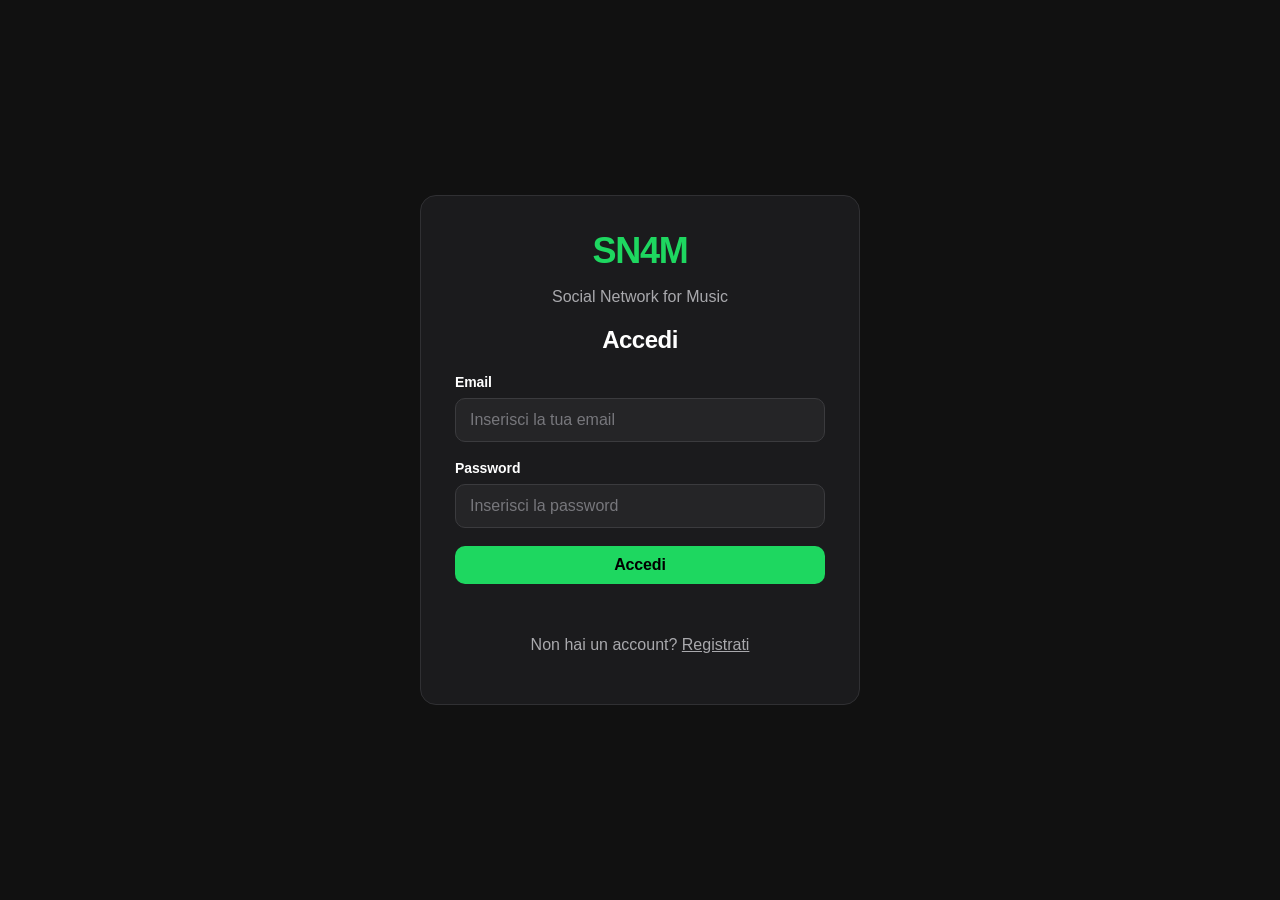
<file: index.html>
<!-- Indica che il documento usa HTML5. -->
<!DOCTYPE html>
<!-- Apre il documento HTML e imposta la lingua italiana. -->
<html lang="it">
    <!-- Apre la parte con le informazioni della pagina. -->
    <head>
        <!-- Imposta la codifica UTF-8 per i caratteri. -->
        <meta charset="UTF-8">
        <!-- Adatta la pagina alla larghezza del dispositivo. -->
        <meta name="viewport" content="width=device-width, initial-scale=1.0">
        <!-- Imposta il titolo mostrato nella scheda del browser. -->
        <title>SN4M - Login</title>
        <!-- Collega il foglio di stile css/style.css. -->
        <link rel="stylesheet" href="css/style.css">
    <!-- Chiude la parte delle informazioni della pagina. -->
    </head>
    <!-- Apre il contenuto visibile della pagina. -->
    <body>
        <!-- Apre il contenuto principale della pagina. -->
        <main class="login-page">
            <!-- Apre una sezione della pagina. -->
            <section class="login-card">
                <!-- Mostra un titolo nella pagina. -->
                <h1>SN4M</h1>
                <!-- Apre un paragrafo di testo. -->
                <p class="subtitle">Social Network for Music</p>
                <!-- Mostra un titolo nella pagina. -->
                <h2>Accedi</h2>
                <!-- Apre il form login-form. -->
                <form id="login-form">
                    <!-- Apre un contenitore con classe form-group. -->
                    <div class="form-group">
                        <!-- Crea l’etichetta del campo email. -->
                        <label for="email">Email</label>
                        <!-- Crea un campo email con id email. -->
                        <input type="email" id="email" name="email" placeholder="Inserisci la tua email" required >
                    <!-- Chiude l’elemento div. -->
                    </div>
                    <!-- Apre un contenitore con classe form-group. -->
                    <div class="form-group">
                        <!-- Crea l’etichetta del campo password. -->
                        <label for="password">Password</label>
                        <!-- Crea un campo password con id password. -->
                        <input type="password" id="password" name="password" placeholder="Inserisci la password" required >
                    <!-- Chiude l’elemento div. -->
                    </div>
                    <!-- Crea un pulsante di tipo submit. -->
                    <button type="submit">Accedi</button>
                <!-- Chiude l’elemento form. -->
                </form>
                <!-- Apre un paragrafo di testo. -->
                <p id="messaggio-errore"></p>
                <!-- Apre un paragrafo di testo. -->
                <p class="registration-link">
                <!-- Mostra questo testo all’utente. -->
                Non hai un account?
                <!-- Crea un collegamento alla pagina registrazione.html. -->
                <a href="registrazione.html">Registrati</a>
            <!-- Chiude l’elemento p. -->
            </p>
        <!-- Chiude l’elemento section. -->
        </section>
    <!-- Chiude l’elemento main. -->
    </main>
    <!-- Carica il file JavaScript js/storage.js. -->
    <script src="js/storage.js"></script>
    <!-- Carica il file JavaScript js/autenticazione.js. -->
    <script src="js/autenticazione.js"></script>
<!-- Chiude il contenuto visibile della pagina. -->
</body>
<!-- Chiude il documento HTML. -->
</html>
</file>
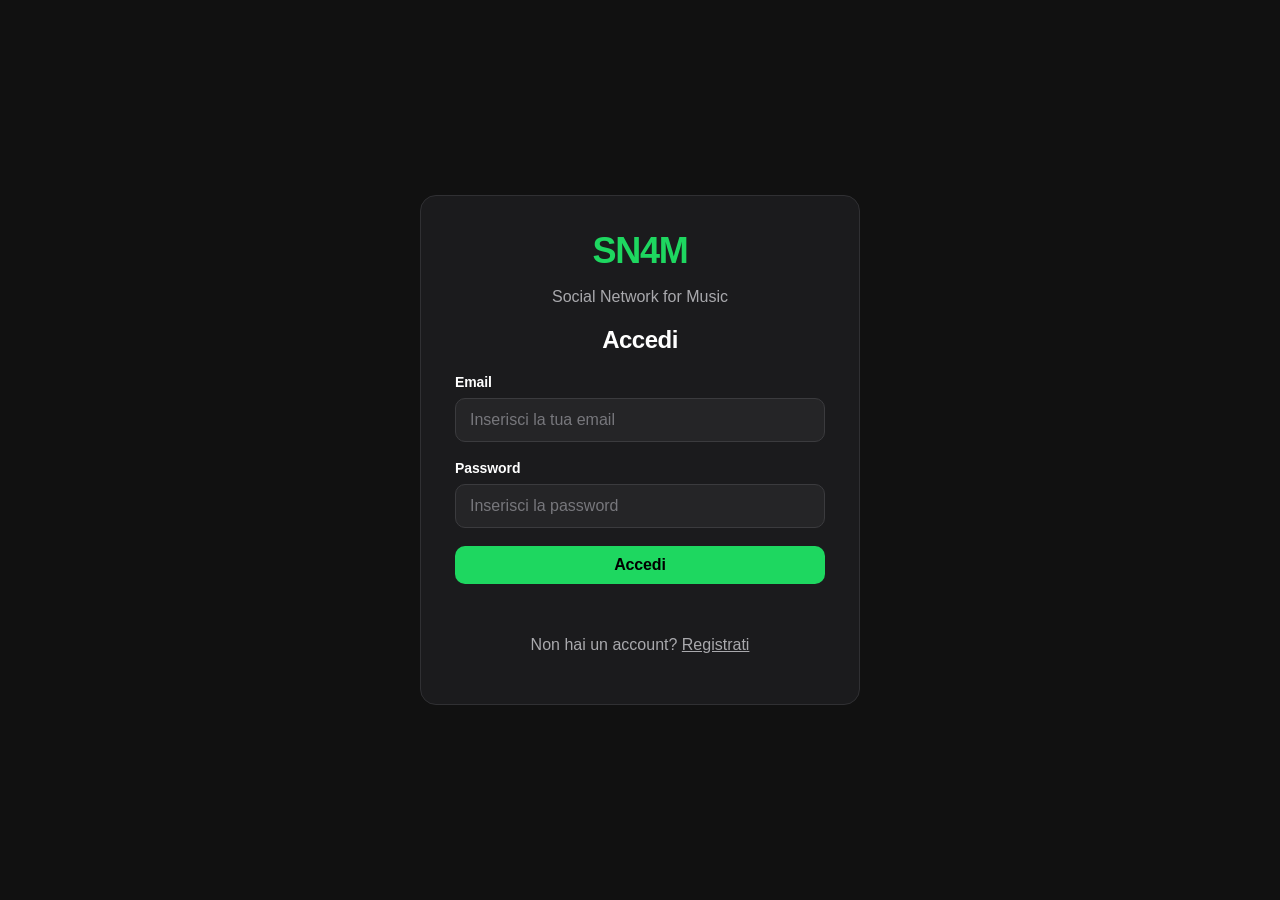
<file: comunita.html>
<!-- Indica che il documento utilizza HTML5. -->
<!DOCTYPE html>

<!-- Apre il documento HTML e imposta la lingua italiana. -->
<html lang="it">

<!-- Apre la sezione contenente le informazioni della pagina. -->
<head>

    <!-- Imposta la codifica dei caratteri UTF-8. -->
    <meta charset="UTF-8">

    <!-- Adatta la pagina alle dimensioni dello schermo. -->
    <meta name="viewport" content="width=device-width, initial-scale=1.0">

    <!-- Imposta il titolo mostrato nella scheda del browser. -->
    <title>SN4M - Comunità</title>

    <!-- Collega il foglio di stile generale. -->
    <link rel="stylesheet" href="css/style.css">

    <!-- Collega il foglio di stile del layout. -->
    <link rel="stylesheet" href="css/layout.css">

    <!-- Collega il foglio di stile della pagina Comunità. -->
    <link rel="stylesheet" href="css/comunita.css">

<!-- Chiude la sezione contenente le informazioni della pagina. -->
</head>

<!-- Apre il contenuto visibile della pagina. -->
<body>

    <!-- Apre la barra superiore dell'applicazione. -->
    <header class="main-header">

        <!-- Crea il collegamento del logo alla pagina di ricerca. -->
        <a href="ricerca.html" class="header-logo">

            <!-- Mostra il nome dell'applicazione. -->
            SN4M

        <!-- Chiude il collegamento del logo. -->
        </a>

        <!-- Apre il menu di navigazione principale. -->
        <nav class="header-menu">

            <!-- Crea il collegamento alla pagina Ricerca brani. -->
            <a href="ricerca.html">

                <!-- Mostra il nome della pagina Ricerca brani. -->
                Ricerca brani

            <!-- Chiude il collegamento alla pagina Ricerca brani. -->
            </a>

            <!-- Crea il collegamento alla pagina Playlist. -->
            <a href="playlist.html">

                <!-- Mostra il nome della pagina Playlist. -->
                Playlist

            <!-- Chiude il collegamento alla pagina Playlist. -->
            </a>

            <!-- Crea il collegamento alla pagina Comunità e lo indica come attivo. -->
            <a href="comunita.html" class="active">

                <!-- Mostra il nome della pagina Comunità. -->
                Comunità

            <!-- Chiude il collegamento alla pagina Comunità. -->
            </a>

            <!-- Crea il collegamento alla pagina Condivisioni. -->
            <a href="condivisioni.html">

                <!-- Mostra il nome della pagina Condivisioni. -->
                Condivisioni

            <!-- Chiude il collegamento alla pagina Condivisioni. -->
            </a>

        <!-- Chiude il menu di navigazione principale. -->
        </nav>

        <!-- Apre il contenitore del profilo nella barra superiore. -->
        <div class="header-profile">

            <!-- Apre il contenitore del menu del profilo. -->
            <div class="profile-menu">

                <!-- Crea il pulsante circolare che apre il menu del profilo. -->
                <button
                    type="button"
                    id="profile-menu-button"
                    class="profile-menu-button"
                >

                    <!-- Mostra temporaneamente la lettera U nel pulsante del profilo. -->
                    U

                <!-- Chiude il pulsante del profilo. -->
                </button>

                <!-- Apre la tendina contenente le informazioni del profilo. -->
                <div
                    id="profile-dropdown"
                    class="profile-dropdown"
                >

                    <!-- Mostra il nome dell'utente nella tendina. -->
                    <strong id="profile-menu-username">

                        <!-- Mostra temporaneamente la scritta Utente. -->
                        Utente

                    <!-- Chiude l'elemento contenente il nome dell'utente. -->
                    </strong>

                    <!-- Crea l'elemento in cui viene mostrata l'email dell'utente. -->
                    <p id="profile-menu-email"></p>

                    <!-- Crea il collegamento alla pagina del profilo. -->
                    <a
                        href="profilo.html"
                        class="profile-dropdown-link"
                    >

                        <!-- Mostra il testo del collegamento al profilo. -->
                        Modifica profilo

                    <!-- Chiude il collegamento alla pagina del profilo. -->
                    </a>

                    <!-- Crea il pulsante per effettuare il logout. -->
                    <button
                        type="button"
                        id="profile-logout-button"
                        class="profile-dropdown-logout"
                    >

                        <!-- Mostra il testo del pulsante Logout. -->
                        Logout

                    <!-- Chiude il pulsante Logout. -->
                    </button>

                <!-- Chiude la tendina del profilo. -->
                </div>

            <!-- Chiude il contenitore del menu del profilo. -->
            </div>

        <!-- Chiude il contenitore del profilo. -->
        </div>

    <!-- Chiude la barra superiore dell'applicazione. -->
    </header>

    <!-- Apre il contenitore generale del layout dell'applicazione. -->
    <div class="app-layout">

        <!-- Apre il contenuto principale della pagina Comunità. -->
        <main class="main-content community-main">

            <!-- Apre l'intestazione della pagina Comunità. -->
            <header class="topbar community-header">

                <!-- Apre il contenitore del titolo e della descrizione. -->
                <div>

                    <!-- Apre il titolo principale della pagina. -->
                    <h1>

                        <!-- Mostra il titolo della pagina. -->
                        Comunità musicali

                    <!-- Chiude il titolo principale della pagina. -->
                    </h1>

                    <!-- Apre la descrizione della pagina. -->
                    <p class="page-description">

                        <!-- Mostra la descrizione della pagina Comunità. -->
                        Crea, cerca e gestisci le comunità musicali.

                    <!-- Chiude la descrizione della pagina. -->
                    </p>

                    <!-- Crea il pulsante per aprire il form di una nuova comunità. -->
                    <button
                        type="button"
                        id="new-community-button"
                        class="page-button"
                    >

                        <!-- Mostra il testo del pulsante. -->
                        + Crea comunità

                    <!-- Chiude il pulsante per creare una comunità. -->
                    </button>

                <!-- Chiude il contenitore del titolo e della descrizione. -->
                </div>

            <!-- Chiude l'intestazione della pagina Comunità. -->
            </header>

            <!-- Apre la sezione contenente il form per creare o modificare una comunità. -->
            <section
                id="community-form-section"
                class="content-card community-form-section"
            >

                <!-- Apre il titolo del form. -->
                <h2 id="community-form-title">

                    <!-- Mostra il titolo iniziale del form. -->
                    Nuova comunità

                <!-- Chiude il titolo del form. -->
                </h2>

                <!-- Apre il form utilizzato per creare o modificare una comunità. -->
                <form id="community-form">

                    <!-- Crea il campo nascosto che contiene l'identificativo della comunità. -->
                    <input
                        type="hidden"
                        id="community-id"
                    >

                    <!-- Apre il gruppo del campo Nome. -->
                    <div class="form-group">

                        <!-- Crea l'etichetta del campo Nome. -->
                        <label for="community-name">

                            <!-- Mostra il nome del campo. -->
                            Nome

                        <!-- Chiude l'etichetta del campo Nome. -->
                        </label>

                        <!-- Crea il campo in cui inserire il nome della comunità. -->
                        <input
                            type="text"
                            id="community-name"
                            required
                        >

                    <!-- Chiude il gruppo del campo Nome. -->
                    </div>

                    <!-- Apre il gruppo del campo Descrizione. -->
                    <div class="form-group">

                        <!-- Crea l'etichetta del campo Descrizione. -->
                        <label for="community-description">

                            <!-- Mostra il nome del campo. -->
                            Descrizione

                        <!-- Chiude l'etichetta del campo Descrizione. -->
                        </label>

                        <!-- Crea l'area di testo in cui inserire la descrizione della comunità. -->
                        <textarea
                            id="community-description"
                            rows="4"
                            required
                        ></textarea>

                    <!-- Chiude il gruppo del campo Descrizione. -->
                    </div>

                    <!-- Apre il gruppo utilizzato per selezionare i generi musicali. -->
                    <div class="form-group">

                        <!-- Crea l'etichetta dei generi musicali. -->
                        <label for="community-tags">

                            <!-- Mostra il nome del campo. -->
                            Tag

                        <!-- Chiude l'etichetta dei generi musicali. -->
                        </label>

                        <!-- Crea il campo nascosto in cui vengono memorizzati i generi selezionati. -->
                        <input
                            type="hidden"
                            id="community-tags"
                            required
                        >

                        <!-- Crea il contenitore in cui JavaScript inserisce i pulsanti dei generi musicali. -->
                        <div
                            class="genre-selector"
                            data-genre-input="community-tags"
                        ></div>

                    <!-- Chiude il gruppo dei generi musicali. -->
                    </div>

                    <!-- Apre il contenitore dei pulsanti del form. -->
                    <div class="form-actions">

                        <!-- Crea il pulsante per salvare la comunità. -->
                        <button
                            type="submit"
                            class="page-button"
                        >

                            <!-- Mostra il testo del pulsante di salvataggio. -->
                            Salva comunità

                        <!-- Chiude il pulsante di salvataggio. -->
                        </button>

                        <!-- Crea il pulsante per annullare la creazione o modifica. -->
                        <button
                            type="button"
                            id="cancel-community-button"
                            class="page-button secondary-button"
                        >

                            <!-- Mostra il testo del pulsante Annulla. -->
                            Annulla

                        <!-- Chiude il pulsante Annulla. -->
                        </button>

                    <!-- Chiude il contenitore dei pulsanti del form. -->
                    </div>

                <!-- Chiude il form della comunità. -->
                </form>

            <!-- Chiude la sezione contenente il form della comunità. -->
            </section>

            <!-- Apre la sezione utilizzata per cercare le comunità. -->
            <section class="community-search">

                <!-- Apre il form utilizzato per cercare una comunità. -->
                <form id="community-search-form">

                    <!-- Crea il campo utilizzato per cercare una comunità. -->
                    <input
                        type="text"
                        id="community-search-input"
                        placeholder="Cerca una comunità"
                    >

                    <!-- Crea il pulsante per avviare la ricerca. -->
                    <button
                        type="submit"
                        class="page-button"
                    >

                        <!-- Mostra il testo del pulsante di ricerca. -->
                        Cerca

                    <!-- Chiude il pulsante di ricerca. -->
                    </button>

                <!-- Chiude il form di ricerca. -->
                </form>

            <!-- Chiude la sezione utilizzata per cercare le comunità. -->
            </section>

            <!-- Apre la sezione contenente l'elenco delle comunità. -->
            <section class="community-section">

                <!-- Apre il contenitore in cui vengono mostrate le comunità. -->
                <div
                    id="community-list"
                    class="community-grid"
                >

                    <!-- Apre lo stato vuoto mostrato quando non sono presenti comunità. -->
                    <div class="community-empty-state">

                        <!-- Apre il contenitore dell'icona. -->
                        <div class="community-empty-icon">

                            <!-- Mostra l'icona della comunità. -->
                            ♫

                        <!-- Chiude il contenitore dell'icona. -->
                        </div>

                        <!-- Apre il titolo dello stato vuoto. -->
                        <h3>

                            <!-- Informa l'utente che non sono presenti comunità. -->
                            Nessuna comunità disponibile

                        <!-- Chiude il titolo dello stato vuoto. -->
                        </h3>

                    <!-- Chiude lo stato vuoto. -->
                    </div>

                <!-- Chiude il contenitore delle comunità. -->
                </div>

            <!-- Chiude la sezione contenente le comunità. -->
            </section>

        <!-- Chiude il contenuto principale della pagina Comunità. -->
        </main>

    <!-- Chiude il contenitore generale del layout. -->
    </div>

    <!-- Collega il file JavaScript contenente le funzioni comuni e la gestione dei dati. -->
    <script src="js/storage.js"></script>

    <!-- Collega il file JavaScript contenente la logica della pagina Comunità. -->
    <script src="js/comunita.js"></script>

<!-- Chiude il contenuto visibile della pagina. -->
</body>

<!-- Chiude il documento HTML. -->
</html>
</file>
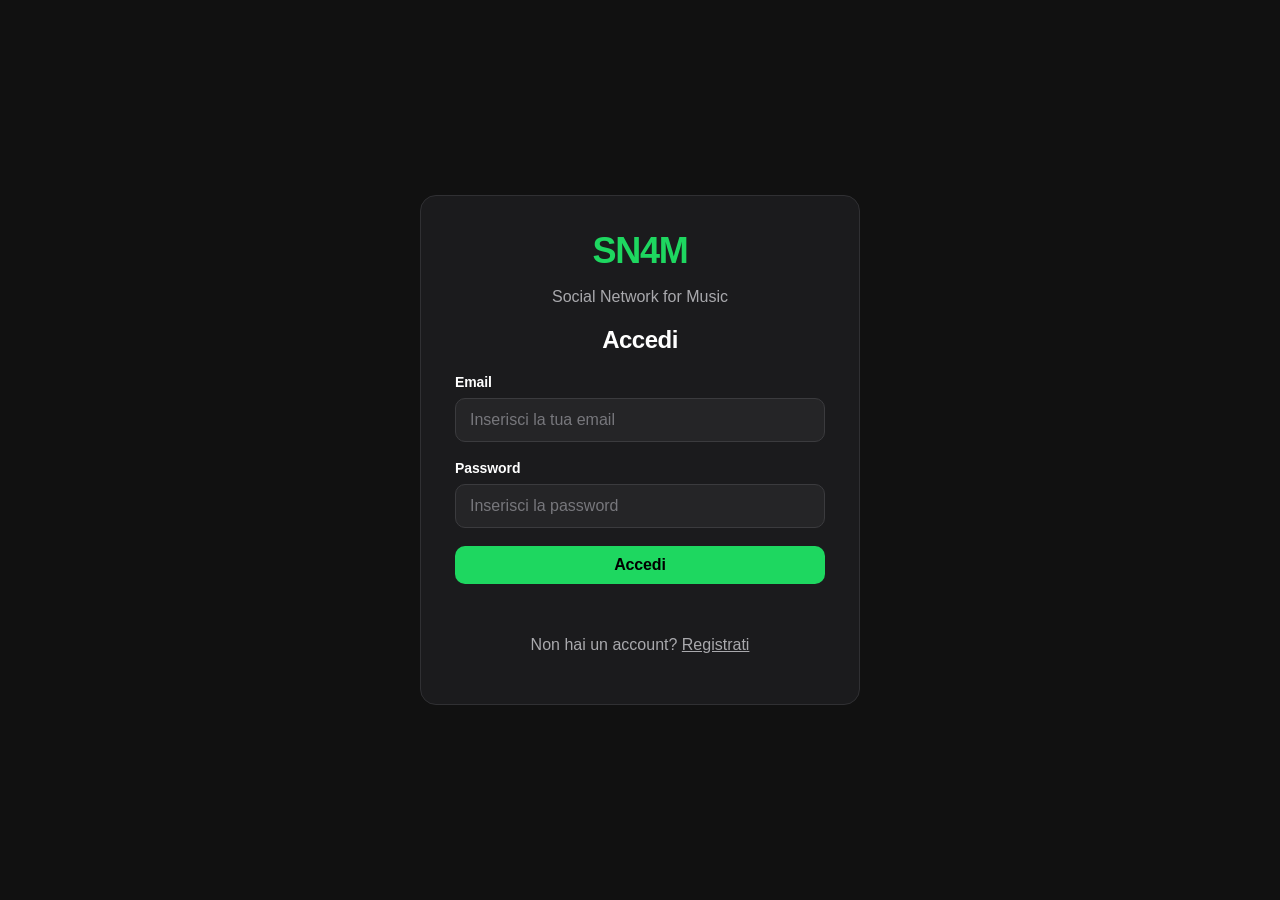
<file: condivisioni.html>
<!-- Indica che il documento utilizza HTML5. -->
<!DOCTYPE html>

<!-- Apre il documento HTML e imposta la lingua italiana. -->
<html lang="it">

<!-- Apre la sezione contenente le informazioni della pagina. -->
<head>

    <!-- Imposta la codifica dei caratteri UTF-8. -->
    <meta charset="UTF-8">

    <!-- Adatta la pagina alle dimensioni dello schermo. -->
    <meta name="viewport" content="width=device-width, initial-scale=1.0">

    <!-- Imposta il titolo mostrato nella scheda del browser. -->
    <title>SN4M - Condivisioni</title>

    <!-- Collega il foglio di stile generale. -->
    <link rel="stylesheet" href="css/style.css">

    <!-- Collega il foglio di stile del layout. -->
    <link rel="stylesheet" href="css/layout.css">

    <!-- Collega il foglio di stile della pagina Condivisioni. -->
    <link rel="stylesheet" href="css/condivisioni.css">

<!-- Chiude la sezione contenente le informazioni della pagina. -->
</head>

<!-- Apre il contenuto visibile della pagina. -->
<body>

    <!-- Apre la barra superiore dell'applicazione. -->
    <header class="main-header">

        <!-- Crea il collegamento del logo alla pagina di ricerca. -->
        <a href="ricerca.html" class="header-logo">

            <!-- Mostra il nome dell'applicazione. -->
            SN4M

        <!-- Chiude il collegamento del logo. -->
        </a>

        <!-- Apre il menu di navigazione principale. -->
        <nav class="header-menu">

            <!-- Crea il collegamento alla pagina Ricerca brani. -->
            <a href="ricerca.html">

                <!-- Mostra il nome della pagina Ricerca brani. -->
                Ricerca brani

            <!-- Chiude il collegamento alla pagina Ricerca brani. -->
            </a>

            <!-- Crea il collegamento alla pagina Playlist. -->
            <a href="playlist.html">

                <!-- Mostra il nome della pagina Playlist. -->
                Playlist

            <!-- Chiude il collegamento alla pagina Playlist. -->
            </a>

            <!-- Crea il collegamento alla pagina Comunità. -->
            <a href="comunita.html">

                <!-- Mostra il nome della pagina Comunità. -->
                Comunità

            <!-- Chiude il collegamento alla pagina Comunità. -->
            </a>

            <!-- Crea il collegamento alla pagina Condivisioni e lo indica come attivo. -->
            <a href="condivisioni.html" class="active">

                <!-- Mostra il nome della pagina Condivisioni. -->
                Condivisioni

            <!-- Chiude il collegamento alla pagina Condivisioni. -->
            </a>

        <!-- Chiude il menu di navigazione principale. -->
        </nav>

        <!-- Apre il contenitore del profilo nella barra superiore. -->
        <div class="header-profile">

            <!-- Apre il contenitore del menu del profilo. -->
            <div class="profile-menu">

                <!-- Crea il pulsante circolare che apre il menu del profilo. -->
                <button
                    type="button"
                    id="profile-menu-button"
                    class="profile-menu-button"
                >

                    <!-- Mostra temporaneamente la lettera U nel pulsante del profilo. -->
                    U

                <!-- Chiude il pulsante del profilo. -->
                </button>

                <!-- Apre la tendina contenente le informazioni del profilo. -->
                <div
                    id="profile-dropdown"
                    class="profile-dropdown"
                >

                    <!-- Mostra il nome dell'utente nella tendina. -->
                    <strong id="profile-menu-username">

                        <!-- Mostra temporaneamente la scritta Utente. -->
                        Utente

                    <!-- Chiude l'elemento del nome utente. -->
                    </strong>

                    <!-- Crea l'elemento in cui viene mostrata l'email dell'utente. -->
                    <p id="profile-menu-email"></p>

                    <!-- Crea il collegamento alla pagina del profilo. -->
                    <a
                        href="profilo.html"
                        class="profile-dropdown-link"
                    >

                        <!-- Mostra il testo del collegamento al profilo. -->
                        Modifica profilo

                    <!-- Chiude il collegamento alla pagina del profilo. -->
                    </a>

                    <!-- Crea il pulsante per effettuare il logout. -->
                    <button
                        type="button"
                        id="profile-logout-button"
                        class="profile-dropdown-logout"
                    >

                        <!-- Mostra il testo del pulsante Logout. -->
                        Logout

                    <!-- Chiude il pulsante Logout. -->
                    </button>

                <!-- Chiude la tendina del profilo. -->
                </div>

            <!-- Chiude il contenitore del menu del profilo. -->
            </div>

        <!-- Chiude il contenitore del profilo. -->
        </div>

    <!-- Chiude la barra superiore dell'applicazione. -->
    </header>

    <!-- Apre il contenitore generale del layout dell'applicazione. -->
    <div class="app-layout">

        <!-- Apre il contenuto principale della pagina Condivisioni. -->
        <main class="main-content">

            <!-- Apre l'intestazione della pagina. -->
            <header class="topbar">

                <!-- Apre il contenitore del titolo e della descrizione. -->
                <div>

                    <!-- Apre il titolo principale della pagina. -->
                    <h1>

                        <!-- Mostra il titolo della pagina. -->
                        Condivisioni

                    <!-- Chiude il titolo principale della pagina. -->
                    </h1>

                    <!-- Apre la descrizione della pagina. -->
                    <p class="page-description">

                        <!-- Spiega la funzione della pagina. -->
                        Condividi le tue playlist nelle comunità e scopri quelle degli altri utenti.

                    <!-- Chiude la descrizione della pagina. -->
                    </p>

                <!-- Chiude il contenitore del titolo e della descrizione. -->
                </div>

            <!-- Chiude l'intestazione della pagina. -->
            </header>

            <!-- Apre la sezione utilizzata per condividere una playlist. -->
            <section class="content-card share-form-card">

                <!-- Apre il titolo della sezione. -->
                <h2>

                    <!-- Mostra il titolo della sezione. -->
                    Condividi una playlist

                <!-- Chiude il titolo della sezione. -->
                </h2>

                <!-- Apre il form di condivisione. -->
                <form id="share-form">

                    <!-- Apre il gruppo utilizzato per scegliere una playlist. -->
                    <div class="form-group">

                        <!-- Crea l'etichetta del menu delle playlist. -->
                        <label for="share-playlist">

                            <!-- Mostra il nome del campo. -->
                            Playlist

                        <!-- Chiude l'etichetta del menu delle playlist. -->
                        </label>

                        <!-- Crea il menu a tendina contenente le playlist dell'utente. -->
                        <select
                            id="share-playlist"
                            required
                        ></select>

                    <!-- Chiude il gruppo della playlist. -->
                    </div>

                    <!-- Apre il gruppo utilizzato per scegliere una comunità. -->
                    <div class="form-group">

                        <!-- Crea l'etichetta del menu delle comunità. -->
                        <label for="share-community">

                            <!-- Mostra il nome del campo. -->
                            Comunità

                        <!-- Chiude l'etichetta del menu delle comunità. -->
                        </label>

                        <!-- Crea il menu a tendina contenente le comunità disponibili. -->
                        <select
                            id="share-community"
                            required
                        ></select>

                    <!-- Chiude il gruppo della comunità. -->
                    </div>

                    <!-- Crea il pulsante per condividere la playlist. -->
                    <button
                        type="submit"
                        class="page-button"
                    >

                        <!-- Mostra il testo del pulsante. -->
                        Condividi

                    <!-- Chiude il pulsante di condivisione. -->
                    </button>

                <!-- Chiude il form di condivisione. -->
                </form>

                <!-- Crea il paragrafo utilizzato per mostrare i messaggi della condivisione. -->
                <p
                    id="share-message"
                    class="page-description"
                ></p>

            <!-- Chiude la sezione di condivisione. -->
            </section>

            <!-- Apre la sezione contenente le playlist condivise. -->
            <section class="shared-section">

                <!-- Apre il form per cercare le playlist condivise. -->
                <form
                    id="shared-search-form"
                    class="shared-search-form shared-search-direct"
                >

                    <!-- Crea il campo utilizzato per cercare le playlist condivise. -->
                    <input
                        id="shared-search-input"
                        type="text"
                        placeholder="Cerca playlist condivise"
                    >

                    <!-- Crea il pulsante per avviare la ricerca. -->
                    <button
                        type="submit"
                        class="page-button"
                    >

                        <!-- Mostra il testo del pulsante di ricerca. -->
                        Cerca

                    <!-- Chiude il pulsante di ricerca. -->
                    </button>

                <!-- Chiude il form di ricerca. -->
                </form>

                <!-- Crea il contenitore in cui vengono mostrate le playlist condivise. -->
                <div
                    id="shared-playlist-list"
                    class="shared-grid"
                ></div>

            <!-- Chiude la sezione delle playlist condivise. -->
            </section>

        <!-- Chiude il contenuto principale della pagina. -->
        </main>

    <!-- Chiude il contenitore generale del layout. -->
    </div>

    <!-- Collega il file JavaScript contenente le funzioni comuni e la gestione dei dati. -->
    <script src="js/storage.js"></script>

    <!-- Collega il file JavaScript contenente la logica della pagina Condivisioni. -->
    <script src="js/condivisioni.js"></script>

<!-- Chiude il contenuto visibile della pagina. -->
</body>

<!-- Chiude il documento HTML. -->
</html>
</file>
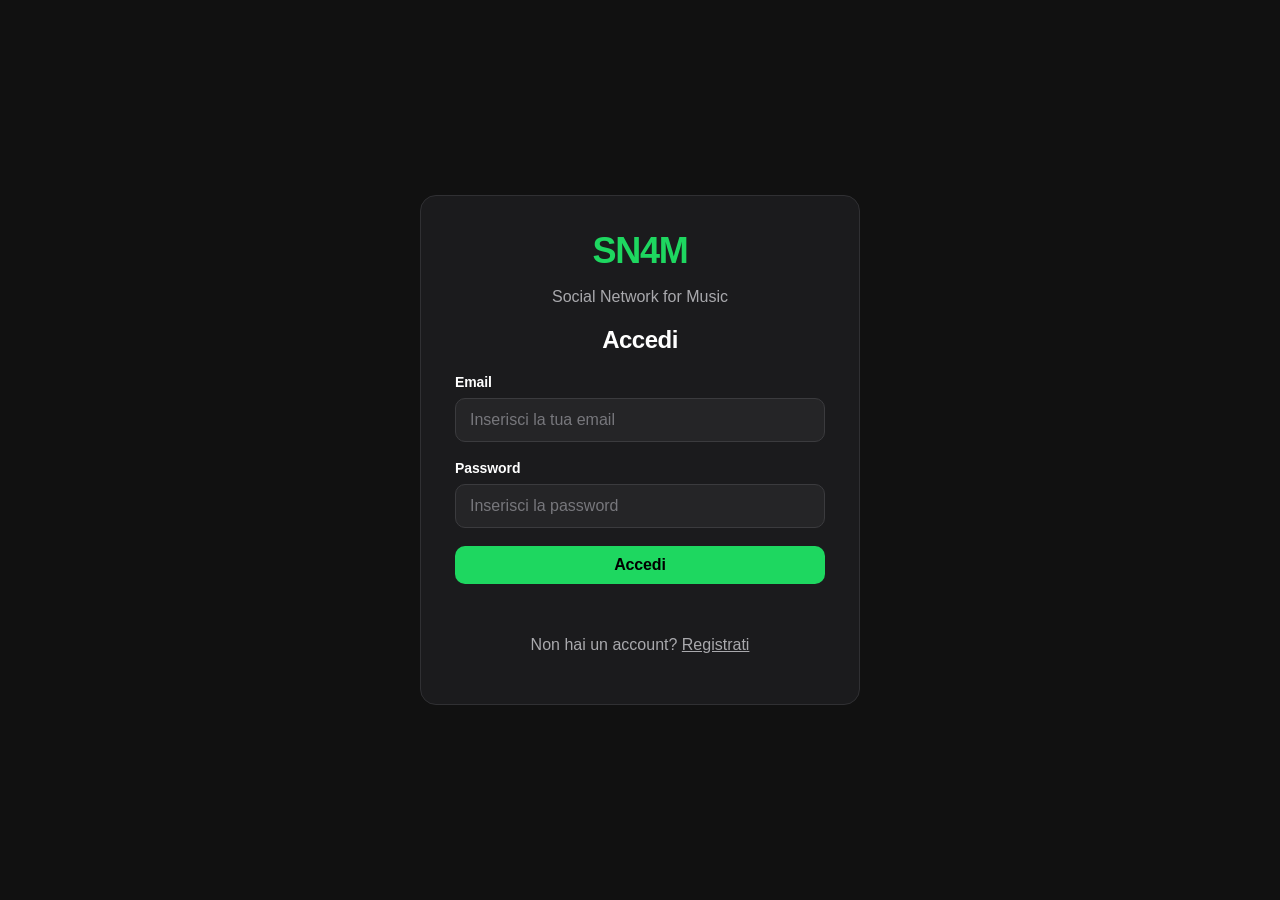
<file: playlist.html>
<!-- Indica che il documento utilizza HTML5. -->
<!DOCTYPE html>

<!-- Apre il documento HTML e imposta la lingua italiana. -->
<html lang="it">

<!-- Apre la sezione contenente le informazioni della pagina. -->
<head>

    <!-- Imposta la codifica dei caratteri UTF-8. -->
    <meta charset="UTF-8">

    <!-- Adatta la pagina alle dimensioni dello schermo. -->
    <meta name="viewport" content="width=device-width, initial-scale=1.0">

    <!-- Imposta il titolo mostrato nella scheda del browser. -->
    <title>SN4M - Playlist</title>

    <!-- Collega il foglio di stile generale. -->
    <link rel="stylesheet" href="css/style.css">

    <!-- Collega il foglio di stile del layout. -->
    <link rel="stylesheet" href="css/layout.css">

    <!-- Collega il foglio di stile della pagina Playlist. -->
    <link rel="stylesheet" href="css/playlist.css">

<!-- Chiude la sezione contenente le informazioni della pagina. -->
</head>

<!-- Apre il contenuto visibile della pagina. -->
<body>

    <!-- Apre la barra superiore dell'applicazione. -->
    <header class="main-header">

        <!-- Crea il collegamento del logo alla pagina di ricerca. -->
        <a href="ricerca.html" class="header-logo">

            <!-- Mostra il nome dell'applicazione. -->
            SN4M

        <!-- Chiude il collegamento del logo. -->
        </a>

        <!-- Apre il menu di navigazione principale. -->
        <nav class="header-menu">

            <!-- Crea il collegamento alla pagina Ricerca brani. -->
            <a href="ricerca.html">

                <!-- Mostra il nome della pagina Ricerca brani. -->
                Ricerca brani

            <!-- Chiude il collegamento alla pagina Ricerca brani. -->
            </a>

            <!-- Crea il collegamento alla pagina Playlist e lo indica come attivo. -->
            <a href="playlist.html" class="active">

                <!-- Mostra il nome della pagina Playlist. -->
                Playlist

            <!-- Chiude il collegamento alla pagina Playlist. -->
            </a>

            <!-- Crea il collegamento alla pagina Comunità. -->
            <a href="comunita.html">

                <!-- Mostra il nome della pagina Comunità. -->
                Comunità

            <!-- Chiude il collegamento alla pagina Comunità. -->
            </a>

            <!-- Crea il collegamento alla pagina Condivisioni. -->
            <a href="condivisioni.html">

                <!-- Mostra il nome della pagina Condivisioni. -->
                Condivisioni

            <!-- Chiude il collegamento alla pagina Condivisioni. -->
            </a>

        <!-- Chiude il menu di navigazione principale. -->
        </nav>

        <!-- Apre il contenitore del profilo. -->
        <div class="header-profile">

            <!-- Apre il menu del profilo. -->
            <div class="profile-menu">

                <!-- Crea il pulsante circolare del profilo. -->
                <button
                    type="button"
                    id="profile-menu-button"
                    class="profile-menu-button"
                >

                    <!-- Mostra temporaneamente l'iniziale dell'utente. -->
                    U

                <!-- Chiude il pulsante del profilo. -->
                </button>

                <!-- Apre la tendina del profilo. -->
                <div
                    id="profile-dropdown"
                    class="profile-dropdown"
                >

                    <!-- Mostra il nome dell'utente. -->
                    <strong id="profile-menu-username">

                        <!-- Mostra temporaneamente la scritta Utente. -->
                        Utente

                    <!-- Chiude il nome dell'utente. -->
                    </strong>

                    <!-- Mostra l'email dell'utente. -->
                    <p id="profile-menu-email"></p>

                    <!-- Crea il collegamento alla pagina Profilo. -->
                    <a
                        href="profilo.html"
                        class="profile-dropdown-link"
                    >

                        <!-- Mostra il testo del collegamento. -->
                        Modifica profilo

                    <!-- Chiude il collegamento al profilo. -->
                    </a>

                    <!-- Crea il pulsante Logout. -->
                    <button
                        type="button"
                        id="profile-logout-button"
                        class="profile-dropdown-logout"
                    >

                        <!-- Mostra il testo del pulsante. -->
                        Logout

                    <!-- Chiude il pulsante Logout. -->
                    </button>

                <!-- Chiude la tendina del profilo. -->
                </div>

            <!-- Chiude il menu del profilo. -->
            </div>

        <!-- Chiude il contenitore del profilo. -->
        </div>

    <!-- Chiude la barra superiore. -->
    </header>

    <!-- Apre il contenitore generale della pagina. -->
    <div class="app-layout">

        <!-- Apre il contenuto principale. -->
        <main class="main-content playlist-main">

            <!-- Apre l'intestazione della pagina. -->
            <header class="topbar playlist-header">

                <!-- Apre il contenitore del titolo. -->
                <div>

                    <!-- Apre il titolo principale. -->
                    <h1>

                        <!-- Mostra il titolo della pagina. -->
                        Le mie playlist

                    <!-- Chiude il titolo principale. -->
                    </h1>

                    <!-- Apre la descrizione. -->
                    <p class="page-description">

                        <!-- Mostra la descrizione della pagina. -->
                        Crea, modifica ed elimina le tue playlist.

                    <!-- Chiude la descrizione. -->
                    </p>

                    <!-- Crea il pulsante per creare una nuova playlist. -->
                    <button
                        type="button"
                        id="new-playlist-button"
                        class="page-button"
                    >

                        <!-- Mostra il testo del pulsante. -->
                        + Crea playlist

                    <!-- Chiude il pulsante Crea playlist. -->
                    </button>

                <!-- Chiude il contenitore del titolo. -->
                </div>

            <!-- Chiude l'intestazione della pagina. -->
            </header>


            <!-- Apre la sezione contenente il form della playlist. -->
            <section
                id="playlist-form-section"
                class="content-card playlist-form-section"
            >

                <!-- Apre il titolo del form. -->
                <h2>

                    <!-- Mostra il titolo iniziale del form. -->
                    Nuova playlist

                <!-- Chiude il titolo del form. -->
                </h2>

                <!-- Apre il form della playlist. -->
                <form id="playlist-form">

                    <!-- Crea il campo nascosto contenente l'id della playlist. -->
                    <input
                        type="hidden"
                        id="playlist-id"
                    >

                    <!-- Apre il gruppo del titolo. -->
                    <div class="form-group">

                        <!-- Crea l'etichetta del titolo. -->
                        <label for="playlist-title">

                            <!-- Mostra il nome del campo. -->
                            Titolo

                        <!-- Chiude l'etichetta del titolo. -->
                        </label>

                        <!-- Crea il campo del titolo. -->
                        <input
                            type="text"
                            id="playlist-title"
                            required
                        >

                    <!-- Chiude il gruppo del titolo. -->
                    </div>

                    <!-- Apre il gruppo della descrizione. -->
                    <div class="form-group">

                        <!-- Crea l'etichetta della descrizione. -->
                        <label for="playlist-description">

                            <!-- Mostra il nome del campo. -->
                            Descrizione

                        <!-- Chiude l'etichetta della descrizione. -->
                        </label>

                        <!-- Crea il campo della descrizione. -->
                        <textarea
                            id="playlist-description"
                            rows="4"
                            required
                        ></textarea>

                    <!-- Chiude il gruppo della descrizione. -->
                    </div>

                    <!-- Apre il gruppo dei tag. -->
                    <div class="form-group">

                        <!-- Crea l'etichetta dei tag. -->
                        <label for="playlist-tags">

                            <!-- Mostra il nome del campo. -->
                            Tag

                        <!-- Chiude l'etichetta dei tag. -->
                        </label>

                        <!-- Crea il campo nascosto contenente i generi selezionati. -->
                        <input
                            type="hidden"
                            id="playlist-tags"
                            required
                        >

                        <!-- Crea il contenitore dei pulsanti dei generi. -->
                        <div
                            class="genre-selector"
                            data-genre-input="playlist-tags"
                        ></div>

                    <!-- Chiude il gruppo dei tag. -->
                    </div>

                    <!-- Apre il contenitore dei pulsanti del form. -->
                    <div class="form-actions">

                        <!-- Crea il pulsante per salvare la playlist. -->
                        <button
                            type="submit"
                            class="page-button"
                        >

                            <!-- Mostra il testo del pulsante. -->
                            Salva playlist

                        <!-- Chiude il pulsante Salva. -->
                        </button>

                        <!-- Crea il pulsante per annullare. -->
                        <button
                            type="button"
                            id="cancel-playlist-button"
                            class="page-button secondary-button"
                        >

                            <!-- Mostra il testo del pulsante. -->
                            Annulla

                        <!-- Chiude il pulsante Annulla. -->
                        </button>

                    <!-- Chiude il contenitore dei pulsanti. -->
                    </div>

                <!-- Chiude il form. -->
                </form>

            <!-- Chiude la sezione del form. -->
            </section>


            <!-- Apre la sezione contenente le playlist. -->
            <section class="playlist-section">

                <!-- Crea il contenitore delle playlist. -->
                <div
                    id="playlist-list"
                    class="playlist-grid"
                ></div>

            <!-- Chiude la sezione delle playlist. -->
            </section>

        <!-- Chiude il contenuto principale. -->
        </main>

    <!-- Chiude il contenitore generale. -->
    </div>

    <!-- Collega il file JavaScript con le funzioni comuni. -->
    <script src="js/storage.js"></script>

    <!-- Collega il file JavaScript della pagina Playlist. -->
    <script src="js/playlist.js"></script>

<!-- Chiude il contenuto visibile della pagina. -->
</body>

<!-- Chiude il documento HTML. -->
</html>
</file>
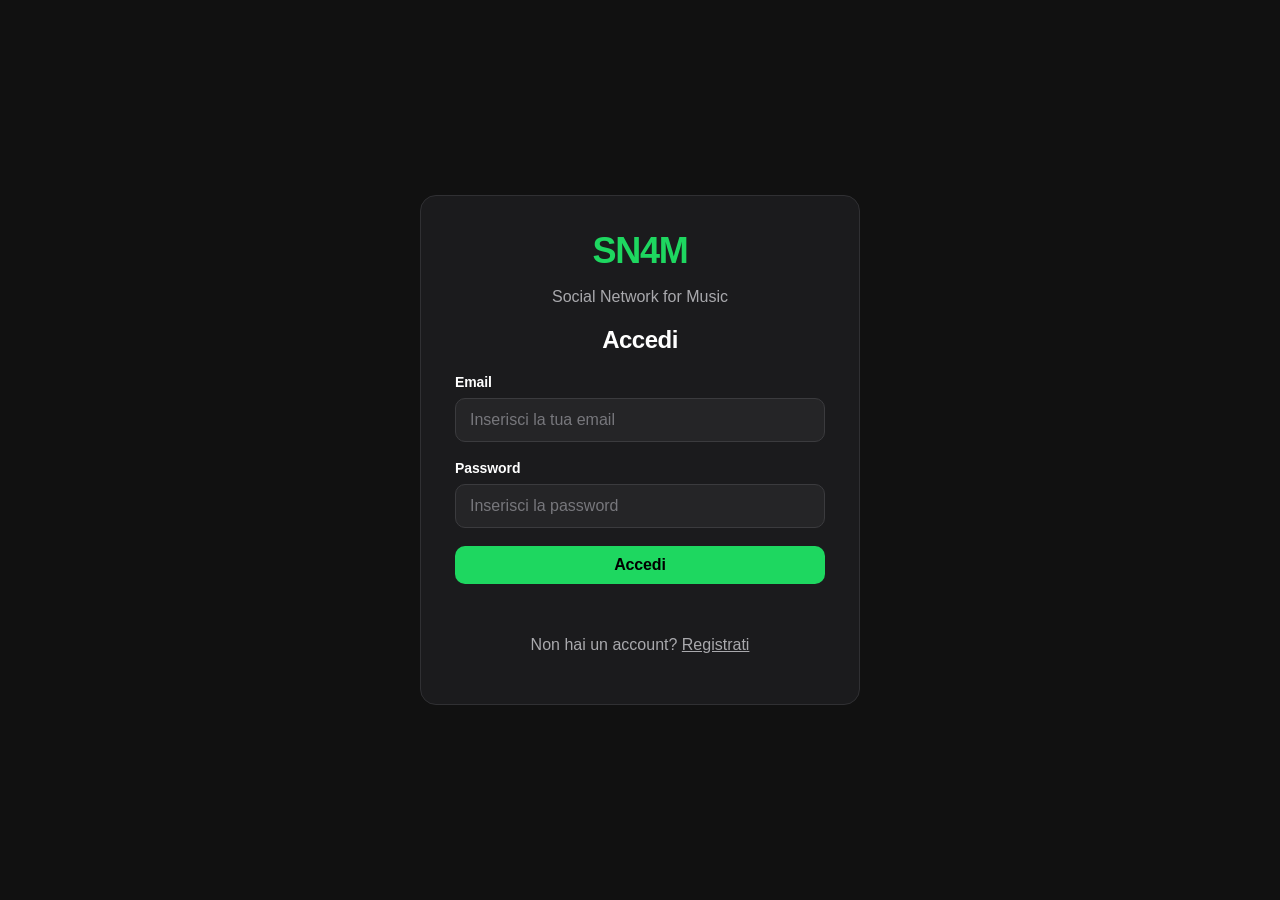
<file: profilo.html>
<!-- Indica che il documento utilizza HTML5. -->
<!DOCTYPE html>

<!-- Apre il documento HTML e imposta la lingua italiana. -->
<html lang="it">

<head>

    <!-- Imposta la codifica dei caratteri. -->
    <meta charset="UTF-8">

    <!-- Adatta la pagina alle dimensioni dello schermo. -->
    <meta
        name="viewport"
        content="width=device-width, initial-scale=1.0"
    >

    <!-- Imposta il titolo della scheda del browser. -->
    <title>SN4M - Il mio profilo</title>

    <!-- Collega il foglio di stile generale. -->
    <link
        rel="stylesheet"
        href="css/style.css"
    >

    <!-- Collega il foglio di stile del layout. -->
    <link
        rel="stylesheet"
        href="css/layout.css"
    >

    <!-- Collega il foglio di stile della pagina Profilo. -->
    <link
        rel="stylesheet"
        href="css/profilo.css"
    >

</head>

<body>

    <!-- Apre la barra superiore dell'applicazione. -->
    <header class="main-header">

        <!-- Crea il collegamento del logo. -->
        <a
            href="ricerca.html"
            class="header-logo"
        >

            <!-- Mostra il nome dell'applicazione. -->
            SN4M

        </a>

        <!-- Apre il menu di navigazione. -->
        <nav class="header-menu">

            <!-- Collegamento alla ricerca. -->
            <a href="ricerca.html">
                Ricerca brani
            </a>

            <!-- Collegamento alle playlist. -->
            <a href="playlist.html">
                Playlist
            </a>

            <!-- Collegamento alle comunità. -->
            <a href="comunita.html">
                Comunità
            </a>

            <!-- Collegamento alle condivisioni. -->
            <a href="condivisioni.html">
                Condivisioni
            </a>

        </nav>

        <!-- Apre il contenitore del profilo. -->
        <div class="header-profile">

            <!-- Apre il menu del profilo. -->
            <div class="profile-menu">

                <!-- Crea il pulsante circolare del profilo. -->
                <button
                    type="button"
                    id="profile-menu-button"
                    class="profile-menu-button"
                >
                    U
                </button>

                <!-- Apre la tendina del profilo. -->
                <div
                    id="profile-dropdown"
                    class="profile-dropdown"
                >

                    <!-- Mostra il nome dell'utente. -->
                    <strong id="profile-menu-username">
                        Utente
                    </strong>

                    <!-- Mostra l'email dell'utente. -->
                    <p id="profile-menu-email"></p>

                    <!-- Collegamento al profilo. -->
                    <a
                        href="profilo.html"
                        class="profile-dropdown-link"
                    >
                        Modifica profilo
                    </a>

                    <!-- Pulsante Logout. -->
                    <button
                        type="button"
                        id="profile-logout-button"
                        class="profile-dropdown-logout"
                    >
                        Logout
                    </button>

                </div>

            </div>

        </div>

    </header>


    <!-- Apre il layout principale. -->
    <div class="app-layout">

        <!-- Apre il contenuto principale. -->
        <main class="main-content profile-main">

            <!-- Apre l'intestazione della pagina. -->
            <header class="profile-header">

                <!-- Mostra il titolo della pagina. -->
                <h1>
                    Il mio profilo
                </h1>

                <!-- Mostra la descrizione della pagina. -->
                <p class="page-description">
                    Gestisci le informazioni del tuo account e le tue preferenze musicali.
                </p>

            </header>


            <!-- Apre il riquadro principale dell'account. -->
            <section class="profile-card">

                <!-- Mostra il titolo della sezione. -->
                <h2>
                    Account
                </h2>

                <!-- Apre il form del profilo. -->
                <form id="profile-form">

                    <!-- Apre il gruppo Username. -->
                    <div class="form-group">

                        <!-- Etichetta Username. -->
                        <label for="username">
                            Username
                        </label>

                        <!-- Campo Username. -->
                        <input
                            type="text"
                            id="username"
                            required
                        >

                    </div>


                    <!-- Apre il gruppo Email. -->
                    <div class="form-group">

                        <!-- Etichetta Email. -->
                        <label for="email">
                            Email
                        </label>

                        <!-- Campo Email. -->
                        <input
                            type="email"
                            id="email"
                            required
                        >

                    </div>


                    <!-- Apre il gruppo Password. -->
                    <div class="form-group">
                        <label for="password">Nuova password</label>
                        <input
                            type="password"
                            id="password"
                            placeholder="Lascia vuoto per non modificarla"
                        >
                    </div>


                    <!-- Apre il gruppo delle preferenze musicali. -->
                    <div class="form-group">

                        <!-- Mostra l'etichetta delle preferenze. -->
                        <label for="musical-preferences">
                            Preferenze musicali
                        </label>

                        <!-- Campo nascosto contenente le preferenze selezionate. -->
                        <input
                            type="hidden"
                            id="musical-preferences"
                        >

                        <!-- Contenitore dei pulsanti dei generi. -->
                        <div
                            class="genre-selector"
                            data-genre-input="musical-preferences"
                        ></div>

                    </div>


                    <!-- Apre il gruppo degli artisti preferiti. -->
                    <div class="form-group">
                        <label for="favorite-artists">Artisti o gruppi preferiti</label>
                        <input
                            type="text"
                            id="favorite-artists"
                            placeholder="Es. Queen, Coldplay"
                        >
                    </div>

                    <p id="profile-message" class="profile-message"></p>


                    <!-- Contenitore del pulsante Salva. -->
                    <div class="profile-save-area">

                        <!-- Pulsante Salva modifiche. -->
                        <button
                            type="submit"
                            class="page-button"
                        >
                            Salva modifiche
                        </button>

                    </div>

                </form>

            </section>


            <!-- Crea semplicemente il pulsante Elimina account senza un altro riquadro. -->
            <div class="delete-account-area">

                <!-- Pulsante Elimina account. -->
                <button
                    type="button"
                    id="delete-account-button"
                    class="page-button danger-button"
                >
                    Elimina account
                </button>

            </div>

        </main>

    </div>


    <!-- Collega le funzioni generali di gestione dei dati. -->
    <script src="js/storage.js"></script>

    <!-- Collega lo script del profilo. -->
    <script src="js/profilo.js"></script>

</body>

</html>
</file>
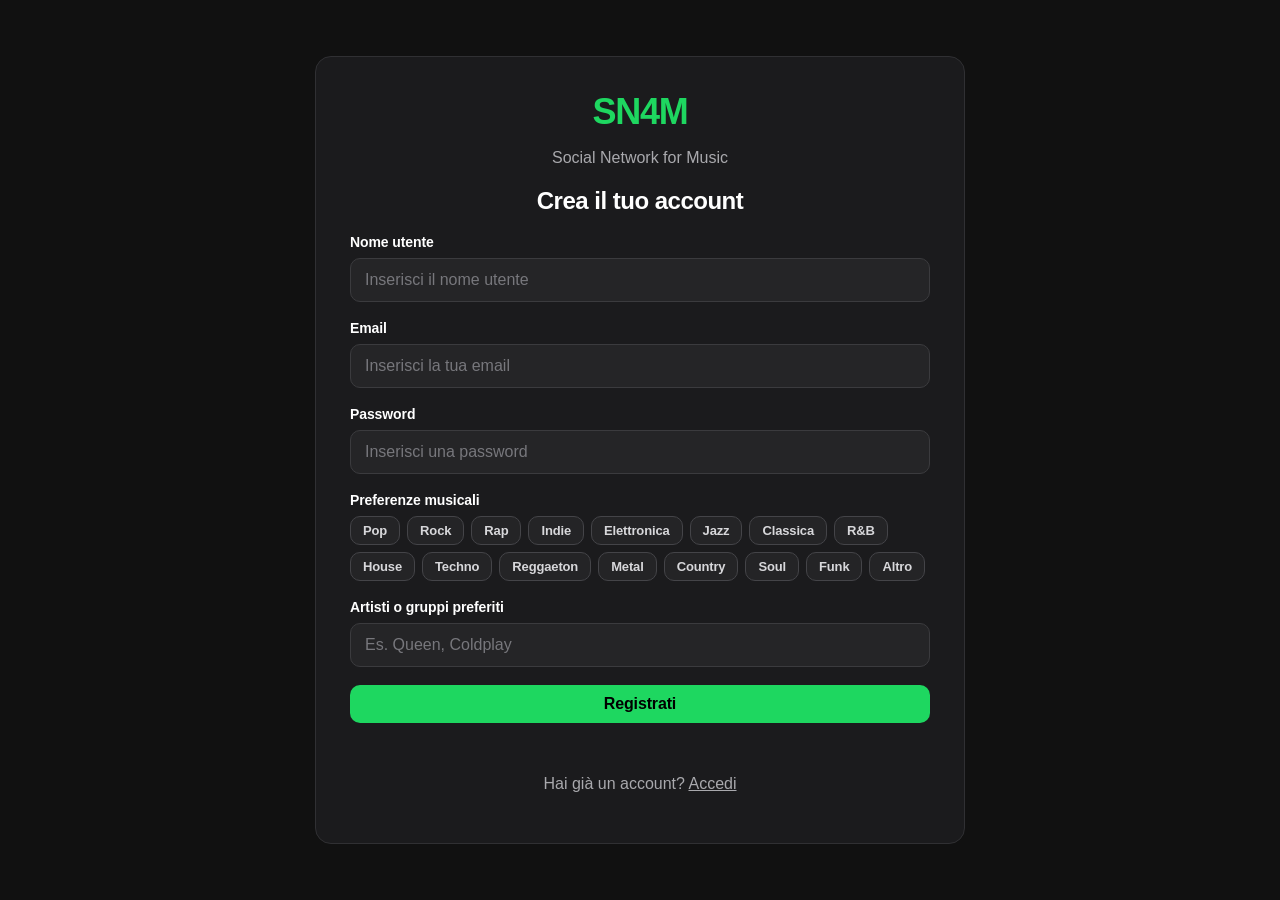
<file: registrazione.html>
<!-- Indica che il documento usa HTML5. -->
<!DOCTYPE html>
<!-- Apre il documento HTML e imposta la lingua italiana. -->
<html lang="it">
    <!-- Apre la parte con le informazioni della pagina. -->
    <head>
        <!-- Imposta la codifica UTF-8 per i caratteri. -->
        <meta charset="UTF-8">
        <!-- Adatta la pagina alla larghezza del dispositivo. -->
        <meta name="viewport" content="width=device-width, initial-scale=1.0">
        <!-- Imposta il titolo mostrato nella scheda del browser. -->
        <title>SN4M - Registrazione</title>
        <!-- Collega il foglio di stile css/style.css. -->
        <link rel="stylesheet" href="css/style.css">
    <!-- Chiude la parte delle informazioni della pagina. -->
    </head>
    <!-- Apre il contenuto visibile della pagina. -->
    <body>
        <!-- Apre il contenuto principale della pagina. -->
        <main class="registration-page">
            <!-- Apre una sezione della pagina. -->
            <section class="registration-card">
                <!-- Mostra un titolo nella pagina. -->
                <h1>SN4M</h1>
                <!-- Apre un paragrafo di testo. -->
                <p class="subtitle">Social Network for Music</p>
                <!-- Mostra un titolo nella pagina. -->
                <h2>Crea il tuo account</h2>
                <!-- Apre il form registration-form. -->
                <form id="registration-form">
                    <!-- Apre un contenitore con classe form-group. -->
                    <div class="form-group">
                        <!-- Crea l’etichetta del campo username. -->
                        <label for="username">Nome utente</label>
                        <!-- Crea un campo text con id username. -->
                        <input type="text" id="username" name="username" placeholder="Inserisci il nome utente" required >
                    <!-- Chiude l’elemento div. -->
                    </div>
                    <!-- Apre un contenitore con classe form-group. -->
                    <div class="form-group">
                        <!-- Crea l’etichetta del campo email. -->
                        <label for="email">Email</label>
                        <!-- Crea un campo email con id email. -->
                        <input type="email" id="email" name="email" placeholder="Inserisci la tua email" required >
                    <!-- Chiude l’elemento div. -->
                    </div>
                    <!-- Apre un contenitore con classe form-group. -->
                    <div class="form-group">
                        <!-- Crea l’etichetta del campo password. -->
                        <label for="password">Password</label>
                        <!-- Crea un campo password con id password. -->
                        <input type="password" id="password" name="password" placeholder="Inserisci una password" required >
                    <!-- Chiude l’elemento div. -->
                    </div>
                    <!-- Apre un contenitore con classe form-group. -->
                    <div class="form-group">
                        <!-- Crea l’etichetta del campo musical-preferences. -->
                        <label for="musical-preferences">Preferenze musicali</label>
                        <!-- Crea un campo text con id musical-preferences. -->
                        <!-- Mantiene le preferenze selezionate in un campo nascosto. -->
                        <input type="hidden" id="musical-preferences" name="musical-preferences" required>
                        <!-- Mostra i generi musicali come pulsanti selezionabili. -->
                        <div class="genre-selector" data-genre-input="musical-preferences"></div>
                    <!-- Chiude l’elemento div. -->
                    </div>
                    <!-- Apre un contenitore con classe form-group. -->
                    <div class="form-group">
                        <!-- Crea l’etichetta del campo favorite-artists. -->
                        <label for="favorite-artists">Artisti o gruppi preferiti</label>
                        <!-- Crea un campo text con id favorite-artists. -->
                        <input type="text" id="favorite-artists" name="favorite-artists" placeholder="Es. Queen, Coldplay" required >
                    <!-- Chiude l’elemento div. -->
                    </div>
                    <!-- Crea un pulsante di tipo submit. -->
                    <button type="submit">Registrati</button>
                <!-- Chiude l’elemento form. -->
                </form>
                <!-- Apre un paragrafo di testo. -->
                <p id="registration-message"></p>
                <!-- Apre un paragrafo di testo. -->
                <p class="login-link">
                <!-- Mostra questo testo all’utente. -->
                Hai già un account?
                <!-- Crea un collegamento alla pagina index.html. -->
                <a href="index.html">Accedi</a>
            <!-- Chiude l’elemento p. -->
            </p>
        <!-- Chiude l’elemento section. -->
        </section>
    <!-- Chiude l’elemento main. -->
    </main>
    <!-- Carica il file JavaScript js/storage.js. -->
    <script src="js/storage.js"></script>
    <!-- Carica il file JavaScript js/autenticazione.js. -->
    <script src="js/autenticazione.js"></script>
<!-- Chiude il contenuto visibile della pagina. -->
</body>
<!-- Chiude il documento HTML. -->
</html>
</file>
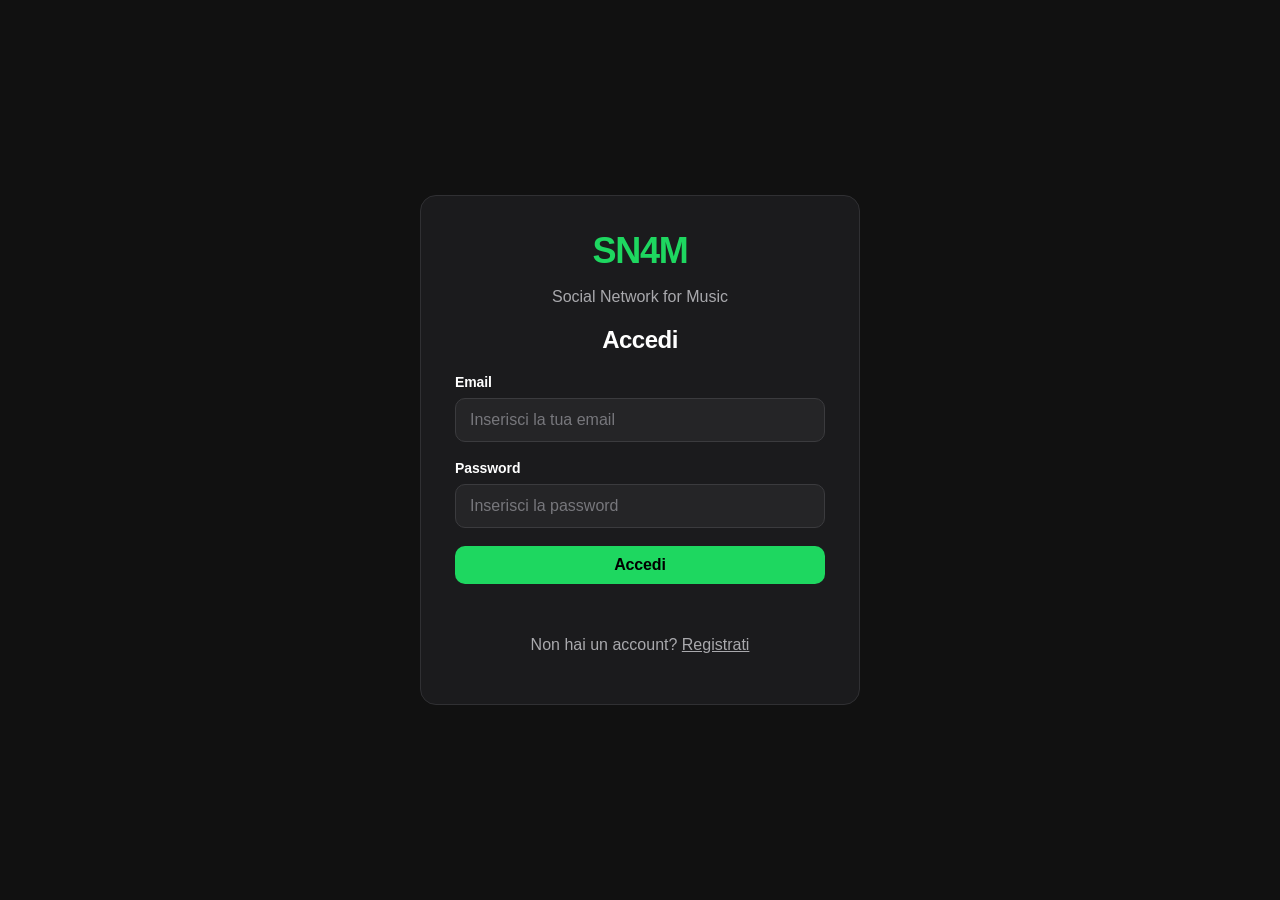
<file: ricerca.html>
<!-- Indica che il documento utilizza HTML5. -->
<!DOCTYPE html>

<!-- Apre il documento HTML e imposta la lingua italiana. -->
<html lang="it">

<!-- Apre la sezione contenente le informazioni della pagina. -->
<head>

    <!-- Imposta la codifica dei caratteri UTF-8. -->
    <meta charset="UTF-8">

    <!-- Adatta la pagina alle dimensioni dello schermo. -->
    <meta name="viewport" content="width=device-width, initial-scale=1.0">

    <!-- Imposta il titolo mostrato nella scheda del browser. -->
    <title>SN4M - Ricerca brani</title>

    <!-- Collega il foglio di stile generale. -->
    <link rel="stylesheet" href="css/style.css">

    <!-- Collega il foglio di stile del layout. -->
    <link rel="stylesheet" href="css/layout.css">

    <!-- Collega il foglio di stile della pagina Ricerca. -->
    <link rel="stylesheet" href="css/ricerca.css">

<!-- Chiude la sezione contenente le informazioni della pagina. -->
</head>

<!-- Apre il contenuto visibile della pagina. -->
<body>

    <!-- Apre la barra superiore dell'applicazione. -->
    <header class="main-header">

        <!-- Crea il collegamento del logo alla pagina di ricerca. -->
        <a href="ricerca.html" class="header-logo">

            <!-- Mostra il nome dell'applicazione. -->
            SN4M

        <!-- Chiude il collegamento del logo. -->
        </a>

        <!-- Apre il menu di navigazione principale. -->
        <nav class="header-menu">

            <!-- Crea il collegamento alla pagina Ricerca brani e lo indica come attivo. -->
            <a href="ricerca.html" class="active">

                <!-- Mostra il nome della pagina Ricerca brani. -->
                Ricerca brani

            <!-- Chiude il collegamento alla pagina Ricerca brani. -->
            </a>

            <!-- Crea il collegamento alla pagina Playlist. -->
            <a href="playlist.html">

                <!-- Mostra il nome della pagina Playlist. -->
                Playlist

            <!-- Chiude il collegamento alla pagina Playlist. -->
            </a>

            <!-- Crea il collegamento alla pagina Comunità. -->
            <a href="comunita.html">

                <!-- Mostra il nome della pagina Comunità. -->
                Comunità

            <!-- Chiude il collegamento alla pagina Comunità. -->
            </a>

            <!-- Crea il collegamento alla pagina Condivisioni. -->
            <a href="condivisioni.html">

                <!-- Mostra il nome della pagina Condivisioni. -->
                Condivisioni

            <!-- Chiude il collegamento alla pagina Condivisioni. -->
            </a>

        <!-- Chiude il menu di navigazione principale. -->
        </nav>

        <!-- Apre il contenitore del profilo nella barra superiore. -->
        <div class="header-profile">

            <!-- Apre il contenitore del menu del profilo. -->
            <div class="profile-menu">

                <!-- Crea il pulsante circolare che apre il menu del profilo. -->
                <button
                    type="button"
                    id="profile-menu-button"
                    class="profile-menu-button"
                >

                    <!-- Mostra temporaneamente la lettera U nel pulsante del profilo. -->
                    U

                <!-- Chiude il pulsante del profilo. -->
                </button>

                <!-- Apre la tendina contenente le informazioni del profilo. -->
                <div
                    id="profile-dropdown"
                    class="profile-dropdown"
                >

                    <!-- Mostra il nome dell'utente nella tendina. -->
                    <strong id="profile-menu-username">

                        <!-- Mostra temporaneamente la scritta Utente. -->
                        Utente

                    <!-- Chiude l'elemento contenente il nome dell'utente. -->
                    </strong>

                    <!-- Crea l'elemento in cui viene mostrata l'email dell'utente. -->
                    <p id="profile-menu-email"></p>

                    <!-- Crea il collegamento alla pagina del profilo. -->
                    <a
                        href="profilo.html"
                        class="profile-dropdown-link"
                    >

                        <!-- Mostra il testo del collegamento al profilo. -->
                        Modifica profilo

                    <!-- Chiude il collegamento alla pagina del profilo. -->
                    </a>

                    <!-- Crea il pulsante per effettuare il logout. -->
                    <button
                        type="button"
                        id="profile-logout-button"
                        class="profile-dropdown-logout"
                    >

                        <!-- Mostra il testo del pulsante Logout. -->
                        Logout

                    <!-- Chiude il pulsante Logout. -->
                    </button>

                <!-- Chiude la tendina del profilo. -->
                </div>

            <!-- Chiude il contenitore del menu del profilo. -->
            </div>

        <!-- Chiude il contenitore del profilo. -->
        </div>

    <!-- Chiude la barra superiore dell'applicazione. -->
    </header>

    <!-- Apre il contenitore generale del layout. -->
    <div class="app-layout">

        <!-- Apre il contenuto principale della pagina Ricerca. -->
        <main class="main-content search-main">

            <!-- Apre l'intestazione della pagina Ricerca. -->
            <header class="topbar search-header">

                <!-- Apre il contenitore del titolo e della descrizione. -->
                <div>

                    <!-- Apre il titolo principale della pagina. -->
                    <h1>

                        <!-- Mostra il titolo della pagina. -->
                        Ricerca brani

                    <!-- Chiude il titolo principale della pagina. -->
                    </h1>

                    <!-- Apre la descrizione della pagina. -->
                    <p class="page-description">

                        <!-- Spiega la funzione principale della pagina. -->
                        Cerca brani su Spotify e aggiungili alle tue playlist.

                    <!-- Chiude la descrizione della pagina. -->
                    </p>

                <!-- Chiude il contenitore del titolo e della descrizione. -->
                </div>

            <!-- Chiude l'intestazione della pagina Ricerca. -->
            </header>

            <!-- Apre la riga dedicata al collegamento con Spotify. -->
            <section class="spotify-status-row">

                <!-- Mostra lo stato del collegamento con Spotify. -->
                <p
                    id="spotify-status"
                    class="page-description"
                >

                    <!-- Mostra lo stato iniziale del collegamento. -->
                    Collega Spotify per cercare i brani.

                <!-- Chiude il testo dello stato Spotify. -->
                </p>

                <!-- Crea il pulsante utilizzato per collegare Spotify. -->
                <button
                    type="button"
                    id="spotify-login-button"
                    class="page-button"
                >

                    <!-- Mostra il testo del pulsante Spotify. -->
                    Collega Spotify

                <!-- Chiude il pulsante Spotify. -->
                </button>

            <!-- Chiude la riga dedicata al collegamento con Spotify. -->
            </section>

            <!-- Apre la sezione utilizzata per cercare i brani. -->
            <section class="search-section">

                <!-- Crea l'etichetta del campo di ricerca. -->
                <label for="search-input">

                    <!-- Mostra il testo dell'etichetta. -->
                    Cerca un brano

                <!-- Chiude l'etichetta del campo di ricerca. -->
                </label>

                <!-- Apre il form utilizzato per effettuare la ricerca. -->
                <form
                    id="search-form"
                    class="search-controls"
                >

                    <!-- Crea il campo in cui inserire titolo o artista. -->
                    <input
                        type="text"
                        id="search-input"
                        placeholder="Titolo o artista"
                        autocomplete="off"
                        required
                    >

                    <!-- Crea il pulsante per avviare la ricerca. -->
                    <button
                        type="submit"
                        class="page-button"
                    >

                        <!-- Mostra il testo del pulsante di ricerca. -->
                        Cerca

                    <!-- Chiude il pulsante di ricerca. -->
                    </button>

                <!-- Chiude il form di ricerca. -->
                </form>

            <!-- Chiude la sezione utilizzata per cercare i brani. -->
            </section>

            <!-- Apre la sezione contenente i risultati della ricerca. -->
            <section
                id="results-section"
                class="results-section"
            >

                <!-- Crea il contenitore in cui JavaScript inserisce i risultati Spotify. -->
                <div id="search-results"></div>

            <!-- Chiude la sezione dei risultati. -->
            </section>

        <!-- Chiude il contenuto principale della pagina Ricerca. -->
        </main>

    <!-- Chiude il contenitore generale del layout. -->
    </div>

    <!-- Collega il file JavaScript contenente le funzioni comuni. -->
    <script src="js/storage.js"></script>

    <!-- Collega il file JavaScript contenente il collegamento a Spotify. -->
    <script src="js/spotify.js"></script>

    <!-- Collega il file JavaScript contenente la logica della ricerca. -->
    <script src="js/ricerca.js"></script>

<!-- Chiude il contenuto visibile della pagina. -->
</body>

<!-- Chiude il documento HTML. -->
</html>
</file>
<file: css/style.css>
/* Applica il box-sizing a tutti gli elementi. */
* {
    /* Include padding e bordo nel calcolo delle dimensioni. */
    box-sizing: border-box;
}

/* Stile generale della pagina. */
body {
    /* Elimina il margine automatico del browser. */
    margin: 0;
    /* Imposta il font principale della pagina. */
    font-family: -apple-system, BlinkMacSystemFont, "SF Pro Text",
                 "Helvetica Neue", "Segoe UI", Arial, sans-serif;
    /* Migliora la resa del testo sui browser WebKit. */
    -webkit-font-smoothing: antialiased;
    /* Migliora la resa del testo su Firefox. */
    -moz-osx-font-smoothing: grayscale;
    /* Imposta lo sfondo generale. */
    background: #111111;
    /* Imposta il colore principale del testo. */
    color: #ffffff;
}

/* Applica uno stile comune a tutti i titoli. */
h1,
h2,
h3,
h4,
h5,
h6 {
    /* Imposta il font dei titoli. */
    font-family: -apple-system, BlinkMacSystemFont, "SF Pro Display",
                 "Helvetica Neue", "Segoe UI", Arial, sans-serif;
    /* Riduce leggermente la distanza tra le lettere. */
    letter-spacing: -0.02em;
}

/* Imposta il colore dei collegamenti. */
a {
    /* Mantiene il colore dell'elemento che contiene il link. */
    color: inherit;
}

/* Applica lo stesso font agli elementi dei form. */
button,
input,
textarea,
select {
    /* Utilizza il font ereditato dalla pagina. */
    font: inherit;
}

/* Modifica il cursore sui pulsanti. */
button {
    /* Mostra il cursore a forma di mano. */
    cursor: pointer;
}

/* PAGINE LOGIN E REGISTRAZIONE */

/* Imposta il layout delle pagine Login e Registrazione. */
.login-page,
.registration-page {
    /* Imposta l'altezza minima della pagina. */
    min-height: 100vh;
    /* Utilizza Flexbox. */
    display: flex;
    /* Centra orizzontalmente la scheda. */
    justify-content: center;
    /* Centra verticalmente la scheda. */
    align-items: center;
    /* Imposta lo spazio interno della pagina. */
    padding: 24px;
    /* Imposta lo sfondo della pagina. */
    background: #111111;
}

/* Imposta lo stile comune delle schede Login e Registrazione. */
.login-card,
.registration-card {
    /* Fa occupare tutta la larghezza disponibile. */
    width: 100%;
    /* Imposta lo spazio interno. */
    padding: 34px;
    /* Imposta lo sfondo della scheda. */
    background: #1b1b1d;
    /* Imposta il bordo della scheda. */
    border: 1px solid #303033;
    /* Arrotonda gli angoli. */
    border-radius: 16px;
}

/* Imposta la larghezza della scheda Login. */
.login-card {
    /* Mantiene il Login più compatto. */
    max-width: 440px;
}

/* Imposta la larghezza della scheda Registrazione. */
.registration-card {
    /* Allarga la registrazione per disporre i generi su meno righe. */
    max-width: 650px;
}

/* Imposta il titolo SN4M. */
.login-card h1,
.registration-card h1 {
    /* Elimina il margine automatico. */
    margin: 0;
    /* Imposta il colore verde. */
    color: #1ed760;
    /* Centra il testo. */
    text-align: center;
    /* Imposta il font del titolo. */
    font-family: -apple-system, BlinkMacSystemFont, "SF Pro Display",
                 "Helvetica Neue", "Segoe UI", Arial, sans-serif;
    /* Imposta la dimensione del titolo. */
    font-size: 36px;
    /* Imposta il testo in grassetto. */
    font-weight: 700;
    /* Riduce leggermente la distanza tra le lettere. */
    letter-spacing: -1.2px;
}

/* Centra i testi principali delle schede. */
.subtitle,
.login-card h2,
.registration-card h2,
.registration-link,
.login-link {
    /* Centra il testo. */
    text-align: center;
}

/* Imposta i titoli secondari. */
.login-card h2,
.registration-card h2 {
    /* Imposta il testo semi-grassetto. */
    font-weight: 600;
    /* Riduce leggermente la distanza tra le lettere. */
    letter-spacing: -0.5px;
}

/* Imposta il colore dei testi secondari. */
.subtitle,
.registration-link,
.login-link,
.page-description,
.empty-message {
    /* Imposta il colore grigio chiaro. */
    color: #a9a9ad;
}

/* Imposta lo spazio sotto ogni gruppo del form. */
.form-group {
    /* Imposta il margine inferiore. */
    margin-bottom: 18px;
}

/* Imposta lo stile delle etichette dei campi. */
.form-group label {
    /* Mostra l'etichetta su una riga separata. */
    display: block;
    /* Imposta lo spazio sotto l'etichetta. */
    margin-bottom: 8px;
    /* Imposta il testo in grassetto. */
    font-weight: 600;
    /* Imposta la dimensione del testo. */
    font-size: 14px;
    /* Riduce leggermente la distanza tra le lettere. */
    letter-spacing: -0.1px;
}

/* Imposta lo stile dei campi dei form. */
.form-group input,
.form-group textarea,
.form-group select {
    /* Fa occupare tutta la larghezza disponibile. */
    width: 100%;
    /* Imposta lo spazio interno. */
    padding: 12px 14px;
    /* Imposta il bordo. */
    border: 1px solid #3b3b3e;
    /* Arrotonda gli angoli. */
    border-radius: 10px;
    /* Imposta lo sfondo. */
    background: #252527;
    /* Imposta il colore del testo. */
    color: #ffffff;
    /* Rimuove il bordo automatico del browser. */
    outline: none;
    /* Imposta la dimensione del testo. */
    font-size: 16px;
}

/* Imposta il colore dei placeholder. */
.form-group input::placeholder,
.form-group textarea::placeholder {
    /* Imposta il colore del testo segnaposto. */
    color: #77777c;
}

/* Evidenzia i campi selezionati. */
.form-group input:focus,
.form-group textarea:focus,
.form-group select:focus {
    /* Imposta il bordo verde. */
    border-color: #1ed760;
}

/* PULSANTI */

/* Imposta lo stile comune dei pulsanti. */
.page-button,
.secondary-button,
.danger-button,
.login-card button,
.registration-card button {
    /* Imposta lo spazio interno. */
    padding: 10px 18px;
    /* Rimuove il bordo predefinito. */
    border: none;
    /* Arrotonda gli angoli. */
    border-radius: 10px;
    /* Imposta il font. */
    font-family: -apple-system, BlinkMacSystemFont, "SF Pro Text",
                 "Helvetica Neue", "Segoe UI", Arial, sans-serif;
    /* Imposta il testo semi-grassetto. */
    font-weight: 600;
    /* Riduce leggermente la distanza tra le lettere. */
    letter-spacing: -0.15px;
}

/* Imposta i pulsanti principali. */
.page-button,
.login-card button,
.registration-card button {
    /* Imposta lo sfondo verde. */
    background: #1ed760;
    /* Imposta il colore del testo. */
    color: #000000;
}

/* Imposta l'effetto hover dei pulsanti principali. */
.page-button:hover,
.login-card button:hover,
.registration-card button:hover {
    /* Schiarisce leggermente il verde. */
    background: #24e268;
}

/* Imposta i pulsanti secondari. */
.secondary-button {
    /* Imposta lo sfondo grigio. */
    background: #303033;
    /* Imposta il colore del testo. */
    color: #ffffff;
}

/* Imposta l'effetto hover dei pulsanti secondari. */
.secondary-button:hover {
    /* Schiarisce lo sfondo. */
    background: #3a3a3d;
}

/* Imposta i pulsanti pericolosi. */
.danger-button {
    /* Imposta lo sfondo rosso. */
    background: #c94b55;
    /* Imposta il colore del testo. */
    color: #ffffff;
}

/* Imposta i pulsanti principali di Login e Registrazione. */
.login-card form > button,
.registration-card form > button {
    /* Fa occupare tutta la larghezza disponibile. */
    width: 100%;
}

/* MESSAGGI */

/* Imposta un'altezza minima ai messaggi. */
#messaggio-errore,
#registration-message,
#profile-message,
#share-message {
    /* Evita spostamenti del layout quando compare un messaggio. */
    min-height: 20px;
}

/* Imposta la scheda riutilizzabile nelle varie pagine. */
.content-card {
    /* Imposta lo spazio interno. */
    padding: 22px;
    /* Imposta il bordo. */
    border: 1px solid #303033;
    /* Arrotonda gli angoli. */
    border-radius: 14px;
    /* Imposta lo sfondo. */
    background: #1b1b1d;
}

/* Imposta il contenitore dei pulsanti nei form. */
.form-actions {
    /* Utilizza Flexbox. */
    display: flex;
    /* Imposta lo spazio tra i pulsanti. */
    gap: 10px;
    /* Imposta lo spazio sopra i pulsanti. */
    margin-top: 20px;
    /* Permette ai pulsanti di andare a capo. */
    flex-wrap: wrap;
}

/* RIFINITURA FINALE DELL'INTERFACCIA */

/* Aggiunge transizioni leggere agli elementi interattivi. */
button,
a,
input,
textarea,
select,
.content-card {
    /* Rende i cambi di stato più morbidi. */
    transition: border-color 0.18s ease, background 0.18s ease, transform 0.18s ease;
}

/* Uniforma i pulsanti principali dell'applicazione. */
.page-button {
    /* Rende i pulsanti molto arrotondati. */
    border-radius: 999px;
    /* Mantiene un'altezza visiva uniforme. */
    padding: 11px 20px;
}

/* Aggiunge un feedback leggero ai pulsanti principali. */
.page-button:hover {
    /* Solleva leggermente il pulsante. */
    transform: translateY(-1px);
}

/* Uniforma le schede principali. */
.content-card {
    /* Usa un bordo leggermente più discreto. */
    border-color: #303033;
    /* Mantiene uno sfondo coerente con il resto dell'app. */
    background: #1b1b1d;
}

/* Uniforma le descrizioni secondarie delle pagine. */
.page-description {
    /* Imposta un colore secondario morbido. */
    color: #9d9da3;
    /* Migliora la leggibilità. */
    line-height: 1.45;
}

/* GENERI MUSICALI */

/* Imposta il contenitore comune dei pulsanti dei generi musicali. */
.genre-selector {
    /* Utilizza Flexbox. */
    display: flex;
    /* Permette ai pulsanti di andare a capo. */
    flex-wrap: wrap;
    /* Riduce lo spazio tra i pulsanti. */
    gap: 7px;
    /* Imposta un piccolo spazio sopra il selettore. */
    margin-top: 4px;
}

/* Imposta il singolo pulsante di un genere musicale. */
.genre-chip {
    /* Riduce lo spazio interno del pulsante. */
    padding: 6px 12px;
    /* Imposta un bordo scuro. */
    border: 1px solid #444448;
    /* Rende il pulsante molto arrotondato. */
    border-radius: 999px;
    /* Imposta lo sfondo grigio quando il genere non è selezionato. */
    background: #242426;
    /* Imposta il colore del testo. */
    color: #d7d7da;
    /* Mostra il cursore a forma di mano. */
    cursor: pointer;
    /* Imposta il peso del testo. */
    font-weight: 600;
    /* Riduce leggermente la dimensione del testo. */
    font-size: 13px;
    /* Mantiene la larghezza basata sul contenuto. */
    width: auto;
    /* Rende morbidi i cambiamenti grafici. */
    transition: background 0.18s ease, border-color 0.18s ease, color 0.18s ease, transform 0.18s ease;
}

/* Corregge i pulsanti dei generi presenti nella pagina Registrazione. */
.registration-card .genre-chip {
    /* Imposta lo sfondo grigio dei generi non selezionati. */
    background: #242426;
    /* Imposta il bordo scuro. */
    border: 1px solid #444448;
    /* Imposta il colore chiaro del testo. */
    color: #d7d7da;
    /* Impedisce al pulsante di occupare tutta la larghezza. */
    width: auto;
    /* Mantiene i pulsanti più compatti. */
    padding: 6px 12px;
    /* Mantiene il testo leggermente più piccolo. */
    font-size: 13px;
}

/* Corregge i pulsanti dei generi presenti nella pagina Login se eventualmente utilizzati. */
.login-card .genre-chip {
    /* Imposta lo sfondo grigio dei generi non selezionati. */
    background: #242426;
    /* Imposta il bordo scuro. */
    border: 1px solid #444448;
    /* Imposta il colore chiaro del testo. */
    color: #d7d7da;
    /* Impedisce al pulsante di occupare tutta la larghezza. */
    width: auto;
    /* Mantiene i pulsanti più compatti. */
    padding: 6px 12px;
    /* Mantiene il testo leggermente più piccolo. */
    font-size: 13px;
}

/* Imposta l'effetto hover dei generi non selezionati. */
.genre-chip:hover {
    /* Schiarisce leggermente lo sfondo. */
    background: #303033;
    /* Schiarisce il bordo. */
    border-color: #5a5a5f;
    /* Mantiene il colore chiaro del testo. */
    color: #ffffff;
    /* Non sposta il pulsante verticalmente. */
    transform: none;
}

/* Imposta lo stile del genere musicale selezionato. */
.genre-chip.selected {
    /* Imposta lo sfondo verde. */
    background: #1ed760;
    /* Imposta il bordo verde. */
    border-color: #1ed760;
    /* Imposta il testo scuro. */
    color: #0d0d0e;
}

/* Corregge con maggiore priorità il genere selezionato nella Registrazione. */
.registration-card .genre-chip.selected {
    /* Imposta lo sfondo verde soltanto quando il genere è selezionato. */
    background: #1ed760;
    /* Imposta il bordo verde. */
    border-color: #1ed760;
    /* Imposta il colore scuro del testo. */
    color: #0d0d0e;
}

/* Corregge con maggiore priorità il genere selezionato nel Login se eventualmente utilizzato. */
.login-card .genre-chip.selected {
    /* Imposta lo sfondo verde soltanto quando il genere è selezionato. */
    background: #1ed760;
    /* Imposta il bordo verde. */
    border-color: #1ed760;
    /* Imposta il colore scuro del testo. */
    color: #0d0d0e;
}

/* Imposta l'effetto hover del genere selezionato. */
.genre-chip.selected:hover {
    /* Mantiene il verde evidenziato. */
    background: #22e568;
    /* Mantiene il bordo verde. */
    border-color: #22e568;
    /* Mantiene il testo scuro. */
    color: #0d0d0e;
}

/* Corregge l'hover dei generi non selezionati nella Registrazione. */
.registration-card .genre-chip:not(.selected):hover {
    /* Imposta uno sfondo grigio leggermente più chiaro. */
    background: #303033;
    /* Imposta un bordo più chiaro. */
    border-color: #5a5a5f;
    /* Imposta il colore bianco del testo. */
    color: #ffffff;
}

/* Corregge l'hover dei generi selezionati nella Registrazione. */
.registration-card .genre-chip.selected:hover {
    /* Schiarisce leggermente il verde. */
    background: #22e568;
    /* Mantiene il bordo verde. */
    border-color: #22e568;
    /* Mantiene il testo scuro. */
    color: #0d0d0e;
}
</file>
<file: css/layout.css>
/* Contenitore generale dell'applicazione. */
.app-layout {

    /* Imposta l'altezza minima. */
    min-height: 100vh;

}



/* BARRA SUPERIORE */


/* Barra superiore presente in tutte le pagine. */
.main-header {

    /* Mantiene la barra nella parte superiore dello schermo. */
    position: fixed;

    /* Posiziona la barra in alto. */
    top: 0;

    /* Posiziona la barra a sinistra. */
    left: 0;

    /* Fa occupare tutta la larghezza. */
    width: 100%;

    /* Imposta l'altezza della barra. */
    height: 68px;

    /* Utilizza Flexbox. */
    display: flex;

    /* Allinea verticalmente gli elementi. */
    align-items: center;

    /* Imposta lo spazio interno. */
    padding: 0 28px;

    /* Imposta il colore di sfondo. */
    background: #18181a;

    /* Imposta il bordo inferiore. */
    border-bottom: 1px solid #2c2c2f;

    /* Fa apparire la barra sopra agli altri elementi. */
    z-index: 30;

}



/* Logo presente nella barra superiore. */
.header-logo {

    /* Imposta il colore verde. */
    color: #1ed760;

    /* Imposta la dimensione del testo. */
    font-size: 28px;

    /* Imposta il testo in grassetto. */
    font-weight: bold;

    /* Rimuove la sottolineatura. */
    text-decoration: none;

    /* Imposta lo spazio a destra del logo. */
    margin-right: 35px;

}



/* NAVIGAZIONE SUPERIORE */


/* Contenitore dei collegamenti principali. */
.header-menu {

    /* Utilizza Flexbox. */
    display: flex;

    /* Allinea verticalmente i collegamenti. */
    align-items: center;

    /* Imposta lo spazio tra i collegamenti. */
    gap: 8px;

}



/* Collegamenti presenti nella barra superiore. */
.header-menu a {

    /* Imposta lo spazio interno. */
    padding: 10px 14px;

    /* Imposta il colore del testo. */
    color: #b3b3b7;

    /* Rimuove la sottolineatura. */
    text-decoration: none;

    /* Arrotonda gli angoli. */
    border-radius: 9px;

}



/* Pagina attiva e collegamento selezionato con il mouse. */
.header-menu a.active,
.header-menu a:hover {

    /* Imposta uno sfondo più chiaro. */
    background: #2a2a2d;

    /* Imposta il colore del testo. */
    color: white;

}



/* Spinge il profilo verso il lato destro. */
.header-profile {

    /* Occupa tutto lo spazio disponibile a sinistra. */
    margin-left: auto;

}



/* CONTENUTO PRINCIPALE */


/* Contenuto principale delle pagine. */
.main-content {

    /* Elimina lo spazio che prima serviva alla sidebar. */
    margin-left: 0;

    /* Lascia spazio alla barra superiore. */
    padding: 105px 55px 45px;

    /* Imposta il colore di sfondo. */
    background: #111111;

    /* Fa occupare almeno tutta l'altezza dello schermo. */
    min-height: 100vh;

    /* Limita la larghezza del contenuto per evitare righe troppo lunghe. */
    max-width: 1500px;

    /* Centra il contenuto nella pagina. */
    margin-right: auto;

    /* Centra il contenuto nella pagina. */
    margin-left: auto;

}



/* Intestazioni delle singole pagine. */
.topbar,
.top-bar {

    /* Utilizza Flexbox. */
    display: flex;

    /* Separa titolo e pulsante. */
    justify-content: space-between;

    /* Allinea verticalmente gli elementi. */
    align-items: center;

    /* Imposta lo spazio tra gli elementi. */
    gap: 24px;

    /* Imposta lo spazio sotto l'intestazione. */
    margin-bottom: 34px;

}



/* Titoli principali delle pagine. */
.topbar h1,
.top-bar h1 {

    /* Imposta il margine. */
    margin: 0 0 8px;

    /* Imposta la dimensione del titolo. */
    font-size: 34px;

}



/* Paragrafi presenti nelle intestazioni. */
.topbar p,
.top-bar p {

    /* Elimina il margine automatico. */
    margin: 0;

}



/* MENU PROFILO */


/* Contenitore del menu profilo. */
.profile-menu {

    /* Permette di posizionare la tendina rispetto al pulsante. */
    position: relative;

}



/* Pulsante circolare del profilo. */
.profile-menu-button {

    /* Imposta la larghezza. */
    width: 42px;

    /* Imposta l'altezza. */
    height: 42px;

    /* Rimuove il bordo. */
    border: none;

    /* Rende il pulsante circolare. */
    border-radius: 50%;

    /* Imposta il colore verde. */
    background: #1ed760;

    /* Imposta il colore del testo. */
    color: black;

    /* Imposta il testo in grassetto. */
    font-weight: bold;

    /* Imposta la dimensione del testo. */
    font-size: 17px;

    /* Utilizza Flexbox. */
    display: flex;

    /* Centra orizzontalmente il testo. */
    justify-content: center;

    /* Centra verticalmente il testo. */
    align-items: center;

}



/* Effetto quando il mouse passa sul pulsante profilo. */
.profile-menu-button:hover {

    /* Schiarisce leggermente il verde. */
    background: #24e268;

}



/* Tendina del profilo. */
.profile-dropdown {

    /* Posiziona la tendina rispetto al pulsante. */
    position: absolute;

    /* La posiziona sotto al pulsante. */
    top: 52px;

    /* La allinea a destra. */
    right: 0;

    /* Imposta la larghezza. */
    width: 220px;

    /* Imposta lo spazio interno. */
    padding: 16px;

    /* Imposta lo sfondo. */
    background: #1b1b1d;

    /* Imposta il bordo. */
    border: 1px solid #303033;

    /* Arrotonda gli angoli. */
    border-radius: 12px;

    /* Nasconde inizialmente la tendina. */
    display: none;

    /* Fa apparire la tendina sopra agli altri elementi. */
    z-index: 40;

}



/* Mostra la tendina quando viene aggiunta la classe open. */
.profile-dropdown.open {

    /* Mostra la tendina. */
    display: block;

}



/* Nome utente nella tendina. */
.profile-dropdown strong {

    /* Fa occupare una riga intera. */
    display: block;

    /* Imposta lo spazio sotto il nome. */
    margin-bottom: 5px;

}



/* Email nella tendina. */
.profile-dropdown p {

    /* Imposta il margine. */
    margin: 0 0 14px;

    /* Imposta il colore del testo. */
    color: #a9a9ad;

    /* Imposta la dimensione del testo. */
    font-size: 14px;

    /* Permette all'email di andare a capo. */
    overflow-wrap: break-word;

}



/* Collegamento alla pagina profilo. */
.profile-dropdown-link {

    /* Fa occupare una riga intera. */
    display: block;

    /* Imposta lo spazio interno. */
    padding: 10px;

    /* Arrotonda gli angoli. */
    border-radius: 8px;

    /* Rimuove la sottolineatura. */
    text-decoration: none;

    /* Imposta il colore bianco. */
    color: white;

}



/* Effetto sul collegamento al profilo. */
.profile-dropdown-link:hover {

    /* Imposta uno sfondo leggermente più chiaro. */
    background: #29292c;

}



/* Pulsante Logout della tendina. */
.profile-dropdown-logout {

    /* Fa occupare tutta la larghezza. */
    width: 100%;

    /* Imposta lo spazio interno. */
    padding: 10px;

    /* Imposta lo spazio superiore. */
    margin-top: 6px;

    /* Rimuove il bordo. */
    border: none;

    /* Arrotonda gli angoli. */
    border-radius: 8px;

    /* Mantiene lo sfondo trasparente. */
    background: transparent;

    /* Imposta il testo rosso. */
    color: #ff6b6b;

    /* Allinea il testo a sinistra. */
    text-align: left;

}



/* Effetto sul pulsante Logout. */
.profile-dropdown-logout:hover {

    /* Imposta uno sfondo leggermente più chiaro. */
    background: #29292c;

}



/* ADATTAMENTO AGLI SCHERMI PICCOLI */


/* Modifica il layout quando lo schermo è piccolo. */
@media (max-width: 800px) {

    /* Modifica la barra superiore. */
    .main-header {

        /* Permette alla barra di aumentare altezza. */
        height: auto;

        /* Permette agli elementi di andare a capo. */
        flex-wrap: wrap;

        /* Imposta lo spazio interno. */
        padding: 14px 18px;

        /* Imposta lo spazio tra le righe. */
        gap: 10px;

    }


    /* Modifica il logo. */
    .header-logo {

        /* Riduce lo spazio a destra. */
        margin-right: 10px;

    }


    /* Modifica il menu superiore. */
    .header-menu {

        /* Permette ai collegamenti di andare a capo. */
        flex-wrap: wrap;

        /* Riduce lo spazio tra i collegamenti. */
        gap: 4px;

    }


    /* Modifica i collegamenti. */
    .header-menu a {

        /* Riduce lo spazio interno. */
        padding: 8px 10px;

    }


    /* Modifica il contenuto principale. */
    .main-content {

        /* Aumenta lo spazio sopra perché la barra può essere più alta. */
        padding: 130px 20px 30px;

    }


    /* Modifica le intestazioni delle pagine. */
    .topbar,
    .top-bar {

        /* Dispone gli elementi verticalmente. */
        flex-direction: column;

        /* Allinea gli elementi a sinistra. */
        align-items: flex-start;

    }

}
/* RIFINITURA FINALE DEL LAYOUT */
/* Uniforma la larghezza utile di tutte le pagine principali. */
.main-content {
    /* Occupa tutta la larghezza disponibile entro il limite massimo. */
    width: 100%;
    /* Mantiene il contenuto leggibile e coerente tra le pagine. */
    max-width: 1240px;
    /* Lascia spazio alla barra superiore e usa margini laterali uniformi. */
    padding: 104px 48px 48px;
}
/* Uniforma le intestazioni interne delle pagine. */
.topbar,
.top-bar {
    /* Posiziona gli elementi partendo da sinistra. */
    justify-content: flex-start;
    /* Allinea titolo e azioni alla parte superiore. */
    align-items: flex-start;
    /* Mantiene una distanza coerente tra titolo e azione principale. */
    gap: 36px;
    /* Mantiene uno spazio uniforme prima del contenuto successivo. */
    margin-bottom: 34px;
}
/* Uniforma la dimensione dei titoli principali. */
.topbar h1,
.top-bar h1 {
    /* Imposta una dimensione coerente in tutte le pagine. */
    font-size: 34px;
    /* Imposta una distanza compatta dalla descrizione. */
    margin: 0 0 7px;
}
/* Adatta la rifinitura finale agli schermi piccoli. */
@media (max-width: 800px) {
    /* Riduce i margini laterali del contenuto. */
    .main-content {
        /* Lascia spazio alla barra superiore responsive. */
        padding: 130px 20px 32px;
    }
}
</file>
<file: css/comunita.css>
/* CONTENUTO DELLA PAGINA COMUNITÀ */

/* Imposta la pagina Comunità con la stessa larghezza delle altre pagine. */
.community-main {
    /* Occupa tutta la larghezza disponibile. */
    width: 100%;
}

/* INTESTAZIONE DELLA PAGINA */

/* Imposta l'intestazione reale della pagina Comunità in verticale. */
.community-header {
    /* Mostra titolo, sottotitolo e pulsante uno sotto l'altro. */
    display: block;
    /* Occupa tutta la larghezza disponibile. */
    width: 100%;
    /* Imposta lo spazio sotto l'intestazione. */
    margin-bottom: 30px;
}

/* Mantiene il contenitore dell'intestazione senza larghezze rigide. */
.community-header > div {
    /* Occupa la larghezza disponibile. */
    width: 100%;
}

/* Elimina margini inutili dal titolo principale. */
.community-header h1 {
    /* Imposta il margine inferiore del titolo. */
    margin: 0 0 8px;
}

/* Imposta il sottotitolo della pagina. */
.community-header .page-description {
    /* Elimina i margini automatici. */
    margin: 0;
}

/* Intestazione della pagina Comunità. */
.community-page-header {
    /* Utilizza Flexbox. */
    display: flex;
    /* Allinea gli elementi nella parte superiore. */
    align-items: flex-start;
    /* Posiziona gli elementi partendo da sinistra. */
    justify-content: flex-start;
    /* Imposta la distanza tra titolo e pulsante. */
    gap: 40px;
    /* Occupa tutta la larghezza disponibile. */
    width: 100%;
    /* Imposta lo spazio sotto l'intestazione. */
    margin-bottom: 30px;
}

/* Contenitore del titolo e della descrizione. */
.community-page-title {
    /* Imposta una larghezza controllata. */
    width: 320px;
    /* Impedisce al contenitore di restringersi. */
    flex-shrink: 0;
}

/* Titolo principale. */
.community-page-title h1 {
    /* Elimina il margine superiore. */
    margin: 0 0 8px;
    /* Mantiene il titolo su una sola riga. */
    white-space: nowrap;
}

/* Descrizione della pagina. */
.community-page-title .page-description {
    /* Elimina i margini automatici. */
    margin: 0;
}

/* Pulsante Nuova comunità. */
#new-community-button {
    /* Imposta lo stesso spazio interno di Nuova playlist. */
    padding: 11px 22px;
    /* Rende il pulsante arrotondato. */
    border-radius: 999px;
    /* Imposta il testo in grassetto. */
    font-weight: 700;
    /* Impedisce al pulsante di restringersi. */
    flex-shrink: 0;
    /* Lascia spazio tra il sottotitolo e il pulsante. */
    margin-top: 22px;
}

/* RICERCA DELLE COMUNITÀ */

/* Contenitore della ricerca. */
.community-search {
    /* Imposta lo spazio sotto la ricerca. */
    margin-bottom: 34px;
}

/* Form della ricerca. */
#community-search-form {
    /* Utilizza Flexbox. */
    display: flex;
    /* Imposta lo spazio tra campo e pulsante. */
    gap: 12px;
    /* Imposta la stessa larghezza massima delle schede. */
    max-width: 1000px;
}

/* Campo di ricerca. */
#community-search-input {
    /* Occupa lo spazio disponibile. */
    flex: 1;
    /* Imposta lo spazio interno. */
    padding: 13px 15px;
    /* Imposta il bordo. */
    border: 1px solid #444444;
    /* Arrotonda gli angoli. */
    border-radius: 12px;
    /* Imposta lo sfondo. */
    background: #2c2c2e;
    /* Imposta il colore del testo. */
    color: white;
    /* Rimuove il bordo automatico del browser. */
    outline: none;
}

/* Campo di ricerca selezionato. */
#community-search-input:focus {
    /* Evidenzia il bordo in verde. */
    border-color: #1ed760;
}

/* FORM COMUNITÀ */

/* Form per creare o modificare una comunità. */
.community-form-section {
    /* Imposta la larghezza massima. */
    max-width: 700px;
    /* Imposta lo spazio sotto. */
    margin-bottom: 36px;
}

/* Gruppi dei campi. */
.community-form-section .form-group {
    /* Imposta lo spazio sotto ogni campo. */
    margin-bottom: 18px;
}

/* Etichette dei campi. */
.community-form-section label {
    /* Mostra l'etichetta su una riga separata. */
    display: block;
    /* Imposta lo spazio sotto. */
    margin-bottom: 8px;
    /* Imposta il testo in grassetto. */
    font-weight: 600;
}

/* Campi del form. */
.community-form-section input,
.community-form-section textarea {
    /* Occupa tutta la larghezza. */
    width: 100%;
    /* Imposta lo spazio interno. */
    padding: 13px 14px;
    /* Imposta il bordo. */
    border: 1px solid #444444;
    /* Arrotonda gli angoli. */
    border-radius: 10px;
    /* Imposta lo sfondo. */
    background: #242426;
    /* Imposta il colore del testo. */
    color: white;
    /* Rimuove il bordo automatico. */
    outline: none;
}

/* Campi selezionati. */
.community-form-section input:focus,
.community-form-section textarea:focus {
    /* Evidenzia il bordo. */
    border-color: #1ed760;
}

/* SEZIONE DELLE COMUNITÀ */

/* Contenitore generale. */
.community-section {
    /* Occupa tutta la larghezza. */
    width: 100%;
}

/* Titolo Comunità disponibili. */
.community-section > h2 {
    /* Elimina il margine superiore. */
    margin-top: 0;
    /* Imposta lo spazio sotto. */
    margin-bottom: 20px;
    /* Imposta la dimensione. */
    font-size: 24px;
}

/* Griglia delle comunità. */
.community-grid {
    /* Utilizza una griglia. */
    display: grid;
    /* Crea una singola colonna come nelle playlist. */
    grid-template-columns: minmax(700px, 1000px);
    /* Imposta lo spazio tra le schede. */
    gap: 14px;
    /* Mantiene le schede allineate a sinistra. */
    justify-content: start;
}

/* SINGOLA COMUNITÀ */

/* Scheda della comunità. */
.community-card {
    /* Utilizza Flexbox come le playlist. */
    display: flex;
    /* Mantiene tutti gli elementi sulla stessa riga. */
    flex-direction: row;
    /* Centra verticalmente gli elementi. */
    align-items: center;
    /* Imposta lo stesso spazio delle playlist. */
    gap: 28px;
    /* Occupa tutta la larghezza disponibile. */
    width: 100%;
    /* Imposta lo stesso spazio interno delle playlist. */
    padding: 18px 22px;
    /* Imposta lo sfondo. */
    background: #1c1c1e;
    /* Imposta il bordo. */
    border: 1px solid #333336;
    /* Arrotonda gli angoli. */
    border-radius: 16px;
    /* Include padding e bordo nella larghezza. */
    box-sizing: border-box;
}

/* Titolo della comunità. */
.community-card h3 {
    /* Imposta la stessa larghezza del titolo delle playlist. */
    width: 150px;
    /* Impedisce al titolo di restringersi. */
    flex-shrink: 0;
    /* Elimina i margini. */
    margin: 0;
    /* Imposta la dimensione. */
    font-size: 18px;
}

/* Testi della comunità. */
.community-card p {
    /* Elimina i margini. */
    margin: 0;
    /* Imposta il colore secondario. */
    color: #a9a9ad;
    /* Imposta la dimensione. */
    font-size: 15px;
    /* Imposta la distanza tra le righe. */
    line-height: 1.4;
}

/* Descrizione della comunità. */
.community-card p:nth-of-type(1) {
    /* Permette alla descrizione di occupare lo spazio centrale. */
    flex: 1;
    /* Imposta una larghezza minima. */
    min-width: 180px;
}

/* Tag della comunità. */
.community-card p:nth-of-type(2) {
    /* Imposta una larghezza controllata. */
    width: 130px;
    /* Impedisce al testo di restringersi. */
    flex-shrink: 0;
}

/* Numero degli iscritti. */
.community-card p:nth-of-type(3) {
    /* Imposta una larghezza controllata. */
    width: 90px;
    /* Impedisce al testo di restringersi. */
    flex-shrink: 0;
}

/* Contenitore dei pulsanti creato dal JavaScript. */
.community-card .form-actions {
    /* Utilizza Flexbox. */
    display: flex;
    /* Mantiene i pulsanti sulla stessa riga. */
    flex-direction: row;
    /* Impedisce ai pulsanti di andare a capo. */
    flex-wrap: nowrap;
    /* Centra verticalmente i pulsanti. */
    align-items: center;
    /* Imposta lo spazio tra i pulsanti. */
    gap: 10px;
    /* Elimina il margine superiore del form-actions generale. */
    margin: 0;
    /* Impedisce al contenitore di restringersi. */
    flex-shrink: 0;
}

/* Pulsanti della comunità. */
.community-card .form-actions .page-button {
    /* Impedisce ai pulsanti di restringersi. */
    flex-shrink: 0;
    /* Imposta lo spazio interno. */
    padding: 10px 16px;
    /* Arrotonda gli angoli come nelle playlist. */
    border-radius: 11px;
}

/* Pulsante Modifica. */
.community-card .form-actions .page-button:not(.danger-button) {
    /* Imposta lo sfondo scuro come Modifica nelle playlist. */
    background: #2c2c2f;
    /* Imposta il colore del testo. */
    color: white;
}

/* Pulsante Modifica al passaggio del mouse. */
.community-card .form-actions .page-button:not(.danger-button):hover {
    /* Schiarisce lo sfondo. */
    background: #38383c;
}

/* Pulsante Elimina. */
.community-card .form-actions .danger-button {
    /* Imposta lo stesso rosso delle playlist. */
    background: #cf4654;
}

/* Pulsante Elimina al passaggio del mouse. */
.community-card .form-actions .danger-button:hover {
    /* Schiarisce leggermente il rosso. */
    background: #db5360;
}

/* SCHERMI MEDI */

/* Modifica il layout sugli schermi medi. */
@media (max-width: 1050px) {
    /* Modifica la griglia. */
    .community-grid {
        /* Occupa tutta la larghezza disponibile. */
        grid-template-columns: 1fr;
    }
    /* Riduce lo spazio nella scheda. */
    .community-card {
        /* Riduce la distanza tra gli elementi. */
        gap: 18px;
    }
    /* Riduce la larghezza del titolo. */
    .community-card h3 {
        /* Imposta una larghezza più piccola. */
        width: 120px;
    }
    /* Riduce la larghezza dei tag. */
    .community-card p:nth-of-type(2) {
        /* Imposta una larghezza più piccola. */
        width: 100px;
    }
}

/* SCHERMI PICCOLI */

/* Modifica il layout sugli schermi piccoli. */
@media (max-width: 700px) {
    /* Modifica l'intestazione. */
    .community-page-header {
        /* Dispone gli elementi verticalmente. */
        flex-direction: column;
        /* Allinea tutto a sinistra. */
        align-items: flex-start;
        /* Riduce lo spazio. */
        gap: 16px;
    }
    /* Modifica il contenitore del titolo. */
    .community-page-title {
        /* Occupa tutta la larghezza. */
        width: 100%;
    }
    /* Permette al titolo di andare a capo sui telefoni. */
    .community-page-title h1 {
        /* Permette il ritorno a capo. */
        white-space: normal;
    }
    /* Modifica il pulsante Nuova comunità. */
    #new-community-button {
        /* Elimina il margine superiore. */
        margin-top: 0;
    }
    /* Modifica il form di ricerca. */
    #community-search-form {
        /* Dispone campo e pulsante verticalmente. */
        flex-direction: column;
    }
    /* Modifica la griglia. */
    .community-grid {
        /* Utilizza una sola colonna. */
        grid-template-columns: 1fr;
    }
    /* Modifica la scheda. */
    .community-card {
        /* Dispone gli elementi verticalmente. */
        flex-direction: column;
        /* Allinea gli elementi a sinistra. */
        align-items: flex-start;
        /* Riduce lo spazio. */
        gap: 10px;
    }
    /* Modifica il titolo. */
    .community-card h3 {
        /* Occupa tutta la larghezza. */
        width: 100%;
    }
    /* Modifica la descrizione. */
    .community-card p:nth-of-type(1) {
        /* Occupa tutta la larghezza. */
        width: 100%;
        /* Rimuove la larghezza minima. */
        min-width: 0;
    }
    /* Modifica i tag. */
    .community-card p:nth-of-type(2) {
        /* Occupa tutta la larghezza. */
        width: 100%;
    }
    /* Modifica gli iscritti. */
    .community-card p:nth-of-type(3) {
        /* Occupa tutta la larghezza. */
        width: 100%;
    }
    /* Modifica i pulsanti della comunità. */
    .community-card .form-actions {
        /* Aggiunge spazio sopra ai pulsanti. */
        margin-top: 8px;
    }
}

/* RIFINITURA FINALE DELLA PAGINA COMUNITÀ */
/* Rende l'intestazione visivamente identica a quella delle playlist. */
.community-page-header {
    /* Posiziona gli elementi partendo da sinistra. */
    justify-content: flex-start;
    /* Allinea gli elementi alla parte superiore. */
    align-items: flex-start;
    /* Usa la stessa distanza della pagina Playlist. */
    gap: 38px;
    /* Mantiene lo stesso spazio sotto l'intestazione. */
    margin-bottom: 30px;
}
/* Controlla la larghezza del blocco titolo. */
.community-page-title {
    /* Lascia spazio sufficiente a Comunità musicali su una riga. */
    width: 300px;
    /* Impedisce al blocco di restringersi. */
    flex: 0 0 300px;
}
/* Mantiene il titolo su una sola riga. */
.community-page-title h1 {
    /* Evita il ritorno a capo. */
    white-space: nowrap;
}
/* Rende Nuova comunità identico a Nuova playlist. */
#new-community-button {
    /* Abbassa leggermente il pulsante. */
    margin-top: 6px;
    /* Usa la forma pill. */
    border-radius: 999px;
    /* Imposta lo stesso spazio interno. */
    padding: 11px 20px;
}
/* Avvicina la ricerca all'elenco delle comunità. */
.community-search {
    /* Riduce lo spazio verticale superfluo. */
    margin-bottom: 26px;
}
/* Allinea la larghezza della ricerca alle schede. */
#community-search-form {
    /* Usa la stessa larghezza massima delle schede. */
    max-width: 960px;
}
/* Arrotonda anche il pulsante Cerca. */
#community-search-form .page-button {
    /* Usa la stessa forma pill dei pulsanti principali. */
    border-radius: 999px;
}
/* Usa la stessa larghezza delle schede Playlist. */
.community-grid {
    /* Mantiene una singola colonna coerente. */
    grid-template-columns: minmax(700px, 960px);
}
/* Rende le schede Comunità coerenti con le playlist. */
.community-card {
    /* Riduce leggermente la distanza tra i blocchi. */
    gap: 24px;
    /* Mantiene la stessa altezza visiva. */
    padding: 17px 22px;
}
/* Uniforma la larghezza del titolo della card. */
.community-card h3 {
    /* Usa la stessa larghezza delle playlist. */
    width: 145px;
    /* Mantiene il titolo in evidenza. */
    font-weight: 700;
}
/* Adatta la pagina Comunità agli schermi piccoli. */
@media (max-width: 700px) {
    /* Rimuove la larghezza fissa del titolo. */
    .community-page-title {
        /* Occupa tutta la larghezza. */
        width: 100%;
        /* Rimuove la base fissa. */
        flex-basis: auto;
    }
    /* Occupa tutta la larghezza disponibile. */
    .community-grid {
        /* Usa una sola colonna responsive. */
        grid-template-columns: 1fr;
    }
}


/* ALLINEAMENTO FINALE DEL PULSANTE CREA COMUNITÀ */
#new-community-button {
    display: block;
    width: fit-content;
    margin-top: 22px;
    margin-bottom: 0;
    padding: 11px 22px;
    border-radius: 999px;
    font-weight: 700;
}

.community-header {
    margin-bottom: 24px;
}

/* Uniforma il pulsante Crea comunità al pulsante Crea playlist. */
#new-community-button {
    font-family: -apple-system, BlinkMacSystemFont, "SF Pro Text",
                 "Helvetica Neue", "Segoe UI", Arial, sans-serif;
    font-weight: 600;
    letter-spacing: -0.15px;
}
</file>
<file: css/condivisioni.css>
/* Apre le regole CSS per questo selettore. */
.share-form-card {

    /* Limita la larghezza massima dell’elemento. */
    max-width: 820px;

    /* Imposta lo spazio esterno sotto l’elemento. */
    margin-bottom: 32px;

/* Chiude questo blocco di regole CSS. */
}


/* Apre le regole CSS per questo selettore. */
.shared-heading {

    /* Imposta lo spazio esterno sotto l’elemento. */
    margin-bottom: 24px;

/* Chiude questo blocco di regole CSS. */
}


/* Apre le regole CSS per questo selettore. */
.shared-search-form {

    /* Sceglie il metodo usato per disporre gli elementi. */
    display: flex;

    /* Imposta lo spazio tra gli elementi. */
    gap: 12px;

    /* Limita la larghezza massima dell’elemento. */
    max-width: 820px;

/* Chiude questo blocco di regole CSS. */
}


/* Apre le regole CSS per questo selettore. */
.shared-search-form input {

    /* Fa occupare all’elemento lo spazio disponibile. */
    flex: 1;

    /* Imposta lo spazio interno dell’elemento. */
    padding: 13px 15px;

    /* Imposta il bordo dell’elemento. */
    border: 1px solid #444444;

    /* Arrotonda gli angoli dell’elemento. */
    border-radius: 12px;

    /* Imposta il colore di sfondo. */
    background: #2c2c2e;

    /* Imposta il colore del testo. */
    color: white;

    /* Rimuove il bordo automatico del browser quando il campo è selezionato. */
    outline: none;

/* Chiude questo blocco di regole CSS. */
}


/* Apre le regole CSS quando il campo di ricerca è selezionato. */
.shared-search-form input:focus {

    /* Cambia il colore del bordo per evidenziare il campo. */
    border-color: #1ed760;

/* Chiude questo blocco di regole CSS. */
}


/* Apre le regole CSS per questo selettore. */
.shared-grid {

    /* Sceglie il metodo usato per disporre gli elementi. */
    display: grid;

    /* Definisce le colonne della griglia. */
    grid-template-columns: repeat(auto-fit, minmax(320px, 1fr));

    /* Imposta lo spazio tra gli elementi. */
    gap: 20px;

/* Chiude questo blocco di regole CSS. */
}


/* Apre le regole CSS per questo selettore. */
.shared-card {

    /* Imposta lo spazio interno dell’elemento. */
    padding: 22px;

    /* Imposta il bordo dell’elemento. */
    border: 1px solid #333333;

    /* Arrotonda gli angoli dell’elemento. */
    border-radius: 18px;

    /* Imposta il colore di sfondo. */
    background: #1c1c1e;

/* Chiude questo blocco di regole CSS. */
}


/* Apre le regole CSS per il titolo della scheda. */
.shared-card h3 {

    /* Imposta lo spazio esterno sopra l’elemento. */
    margin-top: 0;

    /* Imposta lo spazio esterno sotto l’elemento. */
    margin-bottom: 12px;

/* Chiude questo blocco di regole CSS. */
}


/* Apre le regole CSS per questo selettore. */
.shared-card p {

    /* Imposta il colore del testo. */
    color: #a1a1a6;

    /* Imposta la distanza tra le righe del testo. */
    line-height: 1.5;

/* Chiude questo blocco di regole CSS. */
}
/* RIFINITURA FINALE DELLA PAGINA CONDIVISIONI */
/* Limita il contenuto principale della pagina alla stessa larghezza delle altre sezioni. */
.share-form-card,
.shared-section {
    /* Usa la stessa larghezza massima delle card Playlist e Comunità. */
    max-width: 960px;
}
/* Rende il riquadro Condividi una playlist più compatto. */
.share-form-card {
    /* Riduce lo spazio interno verticale. */
    padding: 22px 24px;
    /* Mantiene uno spazio equilibrato sotto la scheda. */
    margin-bottom: 34px;
}
/* Riduce lo spazio sotto il titolo del form. */
.share-form-card h2 {
    /* Mantiene il titolo compatto. */
    margin: 0 0 18px;
}
/* Dispone playlist, comunità e pulsante sulla stessa riga. */
.share-form-card form {
    /* Utilizza una griglia orizzontale. */
    display: grid;
    /* Crea due menu flessibili e un pulsante compatto. */
    grid-template-columns: minmax(220px, 1fr) minmax(220px, 1fr) auto;
    /* Allinea i controlli al fondo. */
    align-items: end;
    /* Imposta lo spazio tra i controlli. */
    gap: 14px;
}
/* Elimina margini superflui nei gruppi del form. */
.share-form-card .form-group {
    /* Elimina il margine inferiore. */
    margin-bottom: 0;
}
/* Uniforma i menu a tendina. */
.share-form-card select {
    /* Occupa tutta la larghezza della colonna. */
    width: 100%;
    /* Imposta un'altezza coerente. */
    padding: 12px 14px;
    /* Imposta il bordo. */
    border: 1px solid #444444;
    /* Arrotonda gli angoli. */
    border-radius: 12px;
    /* Imposta lo sfondo. */
    background: #29292c;
    /* Imposta il colore del testo. */
    color: white;
    /* Rimuove il bordo automatico. */
    outline: none;
}
/* Evidenzia il menu selezionato. */
.share-form-card select:focus {
    /* Imposta il bordo verde. */
    border-color: #1ed760;
}
/* Mantiene il messaggio vicino al form senza creare spazio vuoto eccessivo. */
#share-message {
    /* Imposta un margine compatto. */
    margin: 14px 0 0;
}
/* Organizza titolo e ricerca delle playlist condivise. */
.shared-heading {
    /* Utilizza una griglia verticale compatta. */
    display: grid;
    /* Imposta lo spazio tra titolo e ricerca. */
    gap: 18px;
    /* Mantiene uno spazio uniforme sotto. */
    margin-bottom: 20px;
}
/* Elimina margini superflui dal titolo. */
.shared-heading h2 {
    /* Mantiene il titolo vicino alla descrizione. */
    margin: 0 0 7px;
}
/* Imposta la ricerca alla stessa larghezza della sezione. */
.shared-search-form {
    /* Occupa tutta la larghezza disponibile. */
    max-width: 960px;
}
/* Arrotonda il pulsante Cerca. */
.shared-search-form .page-button {
    /* Usa la forma pill. */
    border-radius: 999px;
}
/* Mostra le playlist condivise una sotto l'altra come le altre card dell'app. */
.shared-grid {
    /* Utilizza una singola colonna. */
    grid-template-columns: 1fr;
    /* Riduce lo spazio tra le schede. */
    gap: 14px;
}
/* Rende le card condivise più compatte. */
.shared-card {
    /* Riduce lo spazio interno. */
    padding: 18px 22px;
    /* Arrotonda come le altre card. */
    border-radius: 16px;
}
/* Adatta il form di condivisione agli schermi piccoli. */
@media (max-width: 800px) {
    /* Dispone i controlli verticalmente. */
    .share-form-card form {
        /* Usa una sola colonna. */
        grid-template-columns: 1fr;
    }
}

/* NUOVO STILE DELLE PLAYLIST CONDIVISE */
/* Rende la scheda condivisa più elegante e simile a una scheda informativa musicale. */
.shared-card {
    /* Occupa tutta la larghezza disponibile. */
    width: 100%;
    /* Imposta uno spazio interno più ampio ma compatto. */
    padding: 26px 28px;
    /* Imposta uno sfondo scuro uniforme. */
    background: #1c1c1e;
    /* Imposta un bordo sottile. */
    border: 1px solid #38383b;
    /* Arrotonda maggiormente gli angoli. */
    border-radius: 18px;
    /* Include il padding nella larghezza complessiva. */
    box-sizing: border-box;
}
/* Contenitore delle informazioni principali della playlist condivisa. */
.shared-card-content {
    /* Utilizza Flexbox. */
    display: flex;
    /* Dispone gli elementi verticalmente. */
    flex-direction: column;
    /* Imposta lo spazio tra le sezioni della scheda. */
    gap: 16px;
}
/* Titolo della playlist condivisa. */
.shared-card-content h3 {
    /* Elimina i margini automatici. */
    margin: 0;
    /* Imposta una dimensione più evidente. */
    font-size: 24px;
    /* Imposta il testo in grassetto. */
    font-weight: 700;
}
/* Riga contenente comunità e autore. */
.shared-card-meta {
    /* Utilizza Flexbox. */
    display: flex;
    /* Permette agli elementi di andare a capo quando necessario. */
    flex-wrap: wrap;
    /* Imposta lo spazio tra comunità e autore. */
    gap: 10px 24px;
    /* Imposta il colore del testo secondario. */
    color: #b8b8bd;
    /* Imposta la dimensione del testo. */
    font-size: 15px;
}
/* Aggiunge un separatore tra comunità e autore. */
.shared-card-meta span + span {
    /* Crea una linea di separazione verticale. */
    border-left: 1px solid #4a4a4e;
    /* Aggiunge spazio a sinistra del secondo elemento. */
    padding-left: 24px;
}
/* Descrizione della playlist condivisa. */
.shared-card-description {
    /* Elimina i margini automatici. */
    margin: 0;
    /* Imposta spazio sopra e sotto la descrizione. */
    padding: 16px 0;
    /* Aggiunge una linea sopra. */
    border-top: 1px solid #343438;
    /* Aggiunge una linea sotto. */
    border-bottom: 1px solid #343438;
    /* Imposta un colore leggermente più chiaro. */
    color: #d2d2d6 !important;
    /* Imposta una dimensione leggibile. */
    font-size: 16px;
    /* Imposta la distanza tra le righe. */
    line-height: 1.5;
}
/* Contenitore di tag e durata. */
.shared-card-details {
    /* Utilizza Flexbox. */
    display: flex;
    /* Permette ai dettagli di andare a capo. */
    flex-wrap: wrap;
    /* Imposta lo spazio tra i dettagli. */
    gap: 12px;
}
/* Singolo dettaglio della playlist condivisa. */
.shared-detail-chip {
    /* Mostra il dettaglio come elemento flessibile. */
    display: inline-flex;
    /* Centra verticalmente il testo. */
    align-items: center;
    /* Imposta lo spazio interno. */
    padding: 9px 14px;
    /* Imposta uno sfondo leggermente più chiaro. */
    background: #29292c;
    /* Imposta un bordo sottile. */
    border: 1px solid #38383c;
    /* Rende il dettaglio molto arrotondato. */
    border-radius: 999px;
    /* Imposta il colore del testo. */
    color: #d0d0d4;
    /* Imposta una dimensione compatta. */
    font-size: 14px;
}
/* Lista delle canzoni presenti nella playlist condivisa. */
.shared-song-list {
    /* Elimina il margine superiore. */
    margin: 2px 0 0;
    /* Mantiene uno spazio a sinistra per i punti elenco. */
    padding-left: 20px;
    /* Imposta il colore del testo. */
    color: #b8b8bd;
}
/* Singola canzone della playlist condivisa. */
.shared-song-list li {
    /* Imposta lo spazio verticale tra le canzoni. */
    margin: 7px 0;
    /* Imposta la distanza tra le righe. */
    line-height: 1.4;
}
/* Adatta la nuova scheda agli schermi piccoli. */
@media (max-width: 700px) {
    /* Modifica la scheda condivisa. */
    .shared-card {
        /* Riduce lo spazio interno. */
        padding: 22px 20px;
    }
    /* Modifica la riga delle informazioni. */
    .shared-card-meta {
        /* Dispone comunità e autore verticalmente. */
        flex-direction: column;
        /* Riduce lo spazio. */
        gap: 7px;
    }
    /* Rimuove il separatore verticale su schermi piccoli. */
    .shared-card-meta span + span {
        /* Rimuove il bordo sinistro. */
        border-left: none;
        /* Rimuove lo spazio a sinistra. */
        padding-left: 0;
    }
}


/* LAYOUT FINALE PIÙ INTUITIVO DELLA PAGINA CONDIVISIONI */
.main-content > .topbar {
    display: block;
    width: 100%;
    margin-bottom: 28px;
}

.main-content > .topbar h1 {
    margin: 0 0 8px;
}

.main-content > .topbar .page-description {
    margin: 0;
}

.share-form-card {
    max-width: 960px;
    margin-bottom: 30px;
}

.share-form-card h2 {
    margin: 0 0 18px;
}

.share-form-card .page-button {
    border-radius: 999px;
    white-space: nowrap;
}

.shared-section {
    max-width: 960px;
}

.shared-search-direct {
    display: flex;
    gap: 12px;
    width: 100%;
    max-width: 960px;
    margin: 0 0 22px;
}

.shared-search-direct input {
    flex: 1;
}

.shared-search-direct .page-button {
    border-radius: 999px;
    white-space: nowrap;
}

@media (max-width: 800px) {
    .shared-search-direct {
        flex-direction: column;
    }

    .shared-search-direct .page-button {
        width: fit-content;
    }
}
</file>
<file: css/playlist.css>
/* CONTENUTO DELLA PAGINA PLAYLIST */

/* Imposta il contenuto principale della pagina Playlist. */
.playlist-main {
    /* Occupa tutta la larghezza disponibile. */
    width: 100%;
}


/* INTESTAZIONE DELLA PAGINA */

/* Imposta l'intestazione della pagina Playlist. */
.playlist-header {
    /* Occupa tutta la larghezza disponibile. */
    width: 100%;
    /* Imposta lo spazio sotto l'intestazione. */
    margin-bottom: 24px;
}


/* SEZIONE DEL FORM */

/* Imposta la sezione contenente il form. */
.playlist-form-section {
    /* Nasconde inizialmente il form. */
    display: none;
    /* Limita la larghezza del form. */
    max-width: 700px;
    /* Imposta lo spazio sotto il form. */
    margin-bottom: 34px;
}


/* Mostra il form quando viene aggiunta la classe visible. */
.playlist-form-section.visible {
    /* Mostra il form. */
    display: block;
}


/* Imposta i gruppi dei campi del form. */
.playlist-form-section .form-group {
    /* Imposta lo spazio sotto ogni campo. */
    margin-bottom: 18px;
}


/* Imposta le etichette dei campi. */
.playlist-form-section label {
    /* Mostra l'etichetta su una riga separata. */
    display: block;
    /* Imposta lo spazio sotto l'etichetta. */
    margin-bottom: 8px;
    /* Imposta il testo in grassetto. */
    font-weight: 600;
}


/* Imposta i campi input e textarea. */
.playlist-form-section input,
.playlist-form-section textarea {
    /* Occupa tutta la larghezza disponibile. */
    width: 100%;
    /* Imposta lo spazio interno. */
    padding: 13px 14px;
    /* Imposta il bordo. */
    border: 1px solid #444444;
    /* Arrotonda gli angoli. */
    border-radius: 10px;
    /* Imposta lo sfondo. */
    background: #242426;
    /* Imposta il colore del testo. */
    color: white;
    /* Rimuove il bordo automatico del browser. */
    outline: none;
}


/* Evidenzia il campo selezionato. */
.playlist-form-section input:focus,
.playlist-form-section textarea:focus {
    /* Imposta il bordo verde. */
    border-color: #1ed760;
}


/* Imposta il contenitore dei pulsanti del form. */
.form-actions {
    /* Utilizza Flexbox. */
    display: flex;
    /* Imposta lo spazio tra i pulsanti. */
    gap: 10px;
    /* Imposta lo spazio sopra. */
    margin-top: 22px;
}


/* SEZIONE PLAYLIST */

/* Imposta il contenitore generale della sezione. */
.playlist-section {
    /* Occupa tutta la larghezza disponibile. */
    width: 100%;
    /* Limita la larghezza visiva dell'elenco. */
    max-width: 1000px;
}


/* Imposta il titolo "Le tue playlist". */
.playlist-section > h2 {
    /* Elimina il margine superiore. */
    margin-top: 0;
    /* Imposta lo spazio sotto il titolo. */
    margin-bottom: 24px;
    /* Imposta la dimensione del titolo. */
    font-size: 24px;
}


/* PULSANTE CREA PLAYLIST */

/* Imposta il pulsante principale per creare una playlist. */
#new-playlist-button {
    /* Mostra il pulsante come elemento separato. */
    display: block;
    /* Impedisce al pulsante di allargarsi. */
    width: fit-content;
    /* Imposta lo spazio sopra il pulsante. */
    margin-top: 22px;
    /* Imposta lo spazio sotto il pulsante. */
    margin-bottom: 0;
    /* Rende il pulsante molto arrotondato. */
    border-radius: 999px;
    /* Imposta lo spazio interno orizzontale. */
    padding-left: 22px;
    /* Imposta lo spazio interno orizzontale. */
    padding-right: 22px;
}


/* GRIGLIA DELLE PLAYLIST */

/* Imposta il contenitore delle playlist. */
.playlist-grid {
    /* Utilizza una griglia. */
    display: grid;
    /* Mostra una playlist per riga. */
    grid-template-columns: 1fr;
    /* Imposta lo spazio tra più playlist. */
    gap: 16px;
    /* Occupa tutta la larghezza disponibile. */
    width: 100%;
}


/* SINGOLA PLAYLIST */

/* Imposta la scheda di una playlist. */
.playlist-card {
    /* Utilizza una griglia orizzontale. */
    display: grid;
    /* Definisce le colonne della scheda. */
    grid-template-columns: 150px 1.6fr 130px 100px auto;
    /* Allinea gli elementi verticalmente al centro. */
    align-items: center;
    /* Imposta lo spazio tra gli elementi. */
    gap: 18px;
    /* Imposta lo spazio interno. */
    padding: 17px 22px;
    /* Imposta lo sfondo. */
    background: #1c1c1e;
    /* Imposta il bordo. */
    border: 1px solid #333336;
    /* Arrotonda gli angoli. */
    border-radius: 16px;
    /* Occupa tutta la larghezza disponibile. */
    width: 100%;
    /* Imposta un'altezza minima compatta. */
    min-height: 76px;
}


/* Imposta il titolo della playlist. */
.playlist-card h3 {
    /* Elimina i margini automatici. */
    margin: 0;
    /* Imposta la dimensione del testo. */
    font-size: 18px;
    /* Imposta il testo in grassetto. */
    font-weight: 700;
}


/* Imposta i testi secondari della playlist. */
.playlist-card p {
    /* Elimina i margini automatici. */
    margin: 0;
    /* Imposta il colore. */
    color: #a9a9ad;
    /* Imposta la distanza tra le righe. */
    line-height: 1.4;
}


/* CONTENITORE DEI PULSANTI DELLA PLAYLIST */

/* Imposta i pulsanti Modifica ed Elimina. */
.playlist-actions {
    /* Utilizza Flexbox. */
    display: flex;
    /* Mantiene i pulsanti sulla stessa riga. */
    flex-wrap: nowrap;
    /* Imposta lo spazio tra i pulsanti. */
    gap: 10px;
    /* Allinea i pulsanti a destra. */
    justify-content: flex-end;
    /* Elimina eventuali margini superiori. */
    margin-top: 0;
}


/* Imposta i pulsanti delle playlist. */
.playlist-actions .page-button {
    /* Impedisce ai pulsanti di andare a capo. */
    white-space: nowrap;
}


/* STATO VUOTO */

/* Nasconde eventuali vecchi stati vuoti rimasti nel CSS. */
.playlist-empty-state {
    /* Nasconde completamente il vecchio riquadro. */
    display: none;
}


/* Nasconde l'eventuale vecchia icona dello stato vuoto. */
.playlist-empty-icon {
    /* Nasconde completamente l'elemento. */
    display: none;
}


/* GENERI MUSICALI DEL FORM */

/* Imposta il contenitore dei generi. */
.playlist-form-section .genre-selector {
    /* Utilizza Flexbox. */
    display: flex;
    /* Permette ai generi di andare a capo. */
    flex-wrap: wrap;
    /* Imposta lo spazio tra i generi. */
    gap: 7px;
    /* Imposta un piccolo spazio superiore. */
    margin-top: 4px;
}


/* Imposta i pulsanti dei generi. */
.playlist-form-section .genre-chip {
    /* Imposta uno spazio interno compatto. */
    padding: 6px 12px;
    /* Imposta la dimensione del testo. */
    font-size: 13px;
    /* Rende i pulsanti molto arrotondati. */
    border-radius: 999px;
}


/* ADATTAMENTO AGLI SCHERMI PIÙ PICCOLI */

@media (max-width: 900px) {

    /* Modifica la scheda della playlist. */
    .playlist-card {
        /* Riduce il numero di colonne. */
        grid-template-columns: 1fr 1fr;
        /* Imposta lo spazio tra gli elementi. */
        gap: 12px 18px;
    }

    /* Modifica i pulsanti della playlist. */
    .playlist-actions {
        /* Fa occupare ai pulsanti tutta la riga. */
        grid-column: 1 / -1;
        /* Allinea i pulsanti a sinistra. */
        justify-content: flex-start;
    }
}


/* Adatta la pagina agli smartphone. */
@media (max-width: 700px) {

    /* Modifica l'intestazione. */
    .playlist-header {
        /* Dispone gli elementi verticalmente. */
        flex-direction: column;
        /* Allinea gli elementi a sinistra. */
        align-items: flex-start;
    }

    /* Modifica la scheda della playlist. */
    .playlist-card {
        /* Dispone tutti gli elementi su una sola colonna. */
        grid-template-columns: 1fr;
        /* Imposta lo spazio tra gli elementi. */
        gap: 10px;
    }

    /* Modifica i pulsanti della playlist. */
    .playlist-actions {
        /* Utilizza tutta la larghezza disponibile. */
        width: 100%;
        /* Permette ai pulsanti di andare a capo. */
        flex-wrap: wrap;
    }

    /* Modifica i pulsanti del form. */
    .form-actions {
        /* Dispone i pulsanti verticalmente. */
        flex-direction: column;
    }

    /* Imposta il pulsante Crea playlist sui dispositivi piccoli. */
    #new-playlist-button {
        /* Mantiene il pulsante allineato a sinistra. */
        margin-left: 0;
        /* Mantiene lo spazio sotto. */
        margin-bottom: 22px;
    }
}
</file>
<file: css/profilo.css>
/* Imposta il contenuto principale della pagina profilo. */
.profile-main {
    width: 100%;
    box-sizing: border-box;
}


/* Gestisce l'intestazione della pagina. */
.profile-header {
    margin-bottom: 32px;
}


/* Gestisce il titolo principale. */
.profile-header h1 {
    margin: 0 0 10px 0;
    font-size: 34px;
    font-weight: 700;
}


/* Gestisce la descrizione della pagina. */
.profile-header .page-description {
    margin: 0;
    color: #b3b3b3;
    font-size: 16px;
}


/* Crea il riquadro principale dell'account. */
.profile-card {
    width: 100%;
    box-sizing: border-box;

    padding: 28px 22px 32px 22px;

    background-color: #1c1c1e;

    border: 1px solid #353538;
    border-radius: 16px;
}


/* Gestisce il titolo Account. */
.profile-card h2 {
    margin: 0 0 24px 0;

    font-size: 24px;
    font-weight: 700;
}


/* Gestisce ogni gruppo del form. */
.profile-card .form-group {
    margin-bottom: 20px;
}


/* Gestisce le etichette. */
.profile-card label {
    display: block;

    margin-bottom: 8px;

    font-size: 14px;
    font-weight: 600;

    color: #ffffff;
}


/* Gestisce i campi Username ed Email. */
.profile-card input[type="text"],
.profile-card input[type="email"],
.profile-card input[type="password"] {
    width: 100%;
    box-sizing: border-box;

    padding: 14px 16px;

    background-color: #242426;
    color: #ffffff;

    border: 1px solid #3c3c40;
    border-radius: 12px;

    font-size: 15px;

    outline: none;
}


/* Modifica il bordo del campo selezionato. */
.profile-card input[type="text"]:focus,
.profile-card input[type="email"]:focus,
.profile-card input[type="password"]:focus {
    border-color: #1ed760;
}


/* Gestisce il contenitore dei generi musicali. */
.profile-card .genre-selector {
    display: flex;
    flex-wrap: wrap;

    gap: 8px;

    margin-top: 10px;
}


/* Gestisce i pulsanti dei generi. */
.profile-card .genre-selector button {
    width: auto;

    padding: 7px 13px;

    background-color: #242426;
    color: #ffffff;

    border: 1px solid #48484c;
    border-radius: 999px;

    font-size: 13px;

    cursor: pointer;
}


/* Gestisce il passaggio del mouse sui generi. */
.profile-card .genre-selector button:hover {
    border-color: #1ed760;
}


/* Gestisce un genere selezionato. */
.profile-card .genre-selector button.selected {
    background-color: #1ed760;
    color: #000000;

    border-color: #1ed760;
}


/* Gestisce l'area del pulsante Salva modifiche. */
.profile-save-area {
    display: flex;

    margin-top: 18px;
}


/* Mantiene compatto il pulsante Salva modifiche. */
.profile-save-area .page-button {
    width: auto;

    padding: 11px 20px;

    border-radius: 999px;
}


/* Gestisce l'area del pulsante Elimina account. */
.delete-account-area {
    display: flex;

    margin-top: 18px;
}


/* Gestisce il pulsante Elimina account. */
.delete-account-area .danger-button {
    width: auto;

    padding: 11px 20px;

    background-color: #d84c5b;
    color: #ffffff;

    border: none;
    border-radius: 10px;

    font-size: 15px;
    font-weight: 600;

    cursor: pointer;
}


/* Gestisce il passaggio del mouse su Elimina account. */
.delete-account-area .danger-button:hover {
    background-color: #c94352;
}


/* Adatta la pagina agli schermi più piccoli. */
@media screen and (max-width: 700px) {

    /* Riduce il titolo principale. */
    .profile-header h1 {
        font-size: 28px;
    }


    /* Riduce lo spazio interno del riquadro. */
    .profile-card {
        padding: 22px 18px;
    }


    /* Mantiene i generi distribuiti correttamente. */
    .profile-card .genre-selector {
        gap: 7px;
    }
}

/* Messaggio di conferma o errore del profilo. */
.profile-message {
    min-height: 20px;
    margin: 4px 0 0 0;
    font-size: 14px;
}
</file>
<file: css/ricerca.css>
/* RIGA STATO SPOTIFY */

/* Contenitore dello stato Spotify. */
.spotify-status-row {
    /* Limita la larghezza della sezione. */
    max-width: 960px;
    /* Utilizza Flexbox. */
    display: flex;
    /* Separa il testo dal pulsante. */
    justify-content: space-between;
    /* Allinea verticalmente testo e pulsante. */
    align-items: center;
    /* Imposta lo spazio tra gli elementi. */
    gap: 20px;
    /* Imposta lo spazio sopra. */
    margin-top: 8px;
    /* Imposta lo spazio sotto. */
    margin-bottom: 30px;
    /* Imposta lo spazio sotto il contenuto. */
    padding-bottom: 20px;
    /* Crea una separazione dalla ricerca. */
    border-bottom: 1px solid #29292c;
}

/* Stato del collegamento Spotify. */
#spotify-status {
    /* Elimina i margini automatici del paragrafo. */
    margin: 0;
    /* Imposta il colore del testo. */
    color: #b3b3b7;
    /* Imposta una distanza comoda tra le righe. */
    line-height: 1.45;
}

/* Pulsante per collegare Spotify. */
#spotify-login-button {
    /* Impedisce al pulsante di restringersi. */
    flex-shrink: 0;
    /* Rende il pulsante molto arrotondato. */
    border-radius: 999px;
}

/* Messaggio mostrato quando Spotify è collegato. */
.spotify-success {
    /* Utilizza Flexbox. */
    display: flex;
    /* Allinea gli elementi. */
    align-items: center;
    /* Imposta lo spazio. */
    gap: 10px;
    /* Imposta il colore verde. */
    color: #1ed760;
    /* Imposta il testo in grassetto. */
    font-weight: 600;
}

/* Cerchio verde con la spunta. */
.spotify-check {
    /* Imposta la larghezza. */
    width: 26px;
    /* Imposta l'altezza. */
    height: 26px;
    /* Utilizza Flexbox. */
    display: flex;
    /* Centra orizzontalmente. */
    justify-content: center;
    /* Centra verticalmente. */
    align-items: center;
    /* Rende l'elemento circolare. */
    border-radius: 50%;
    /* Imposta lo sfondo verde. */
    background: #1ed760;
    /* Imposta il colore della spunta. */
    color: black;
    /* Imposta il testo in grassetto. */
    font-weight: bold;
}


/* SEZIONE RICERCA */

/* Contenitore della ricerca. */
.search-section {
    /* Limita la larghezza. */
    max-width: 960px;
    /* Imposta lo spazio sotto. */
    margin-bottom: 30px;
}

/* Titolo della ricerca. */
.search-section h2 {
    /* Elimina il margine superiore. */
    margin-top: 0;
    /* Imposta lo spazio sotto. */
    margin-bottom: 22px;
}

/* Etichetta del campo di ricerca. */
.search-section label {
    /* Mostra l'etichetta su una riga separata. */
    display: block;
    /* Imposta lo spazio sotto. */
    margin-bottom: 10px;
    /* Imposta il testo in grassetto. */
    font-weight: 700;
}

/* Contenitore della ricerca. */
.search-controls {
    /* Utilizza Flexbox. */
    display: flex;
    /* Imposta lo spazio tra gli elementi. */
    gap: 12px;
}

/* Campo di ricerca. */
.search-controls input {
    /* Occupa lo spazio disponibile. */
    flex: 1;
    /* Imposta lo spazio interno. */
    padding: 14px 16px;
    /* Imposta il bordo. */
    border: 1px solid #444444;
    /* Arrotonda gli angoli. */
    border-radius: 13px;
    /* Imposta lo sfondo. */
    background: #242426;
    /* Imposta il colore del testo. */
    color: white;
    /* Rimuove il bordo automatico. */
    outline: none;
}

/* Campo di ricerca selezionato. */
.search-controls input:focus {
    /* Imposta il bordo verde. */
    border-color: #1ed760;
}

/* Testo segnaposto. */
.search-controls input::placeholder {
    /* Imposta il colore. */
    color: #77777c;
}

/* Arrotonda il pulsante Cerca. */
.search-controls .page-button {
    /* Usa la stessa forma pill degli altri pulsanti. */
    border-radius: 999px;
}


/* ELEMENTI NASCOSTI */

/* Nasconde un elemento. */
.hidden {
    /* Nasconde completamente l'elemento. */
    display: none;
}


/* SEZIONE RISULTATI */

/* Contenitore dei risultati. */
.results-section {
    /* Limita la larghezza. */
    max-width: 960px;
    /* Imposta lo spazio sotto. */
    margin-bottom: 24px;
}

/* Titolo dei risultati. */
.results-section h2 {
    /* Elimina il margine superiore. */
    margin-top: 0;
    /* Imposta lo spazio sotto. */
    margin-bottom: 20px;
}

/* Contenitore dei risultati. */
#search-results {
    /* Utilizza una griglia. */
    display: grid;
    /* Imposta lo spazio tra i risultati. */
    gap: 14px;
}

/* Messaggio vuoto. */
.empty-message {
    /* Imposta il colore del testo. */
    color: #a1a1a6;
}


/* SINGOLO RISULTATO */

/* Scheda della canzone. */
.song-result {
    /* Utilizza Flexbox. */
    display: flex;
    /* Separa informazioni e controlli. */
    justify-content: space-between;
    /* Allinea verticalmente gli elementi. */
    align-items: center;
    /* Imposta lo spazio. */
    gap: 18px;
    /* Imposta lo spazio interno. */
    padding: 17px 22px;
    /* Imposta lo sfondo. */
    background: #1c1c1e;
    /* Arrotonda gli angoli. */
    border-radius: 16px;
    /* Imposta il bordo. */
    border: 1px solid #333336;
}

/* Testo secondario della canzone. */
.song-information p {
    /* Imposta il colore. */
    color: #a1a1a6;
    /* Imposta la distanza tra le righe. */
    line-height: 1.4;
    /* Riduce il margine verticale. */
    margin: 5px 0 0;
}


/* CONTROLLI DEL BRANO */

/* Contenitore dei controlli. */
.song-controls {
    /* Utilizza Flexbox. */
    display: flex;
    /* Imposta lo spazio. */
    gap: 10px;
    /* Allinea verticalmente gli elementi. */
    align-items: center;
}

/* Menu dei controlli. */
.song-controls select {
    /* Imposta lo spazio interno. */
    padding: 10px 12px;
    /* Imposta il bordo. */
    border: 1px solid #444444;
    /* Arrotonda gli angoli. */
    border-radius: 11px;
    /* Imposta lo sfondo. */
    background: #1c1c1e;
    /* Imposta il colore del testo. */
    color: white;
}


/* SFONDO DEL MODAL */

/* Sfondo scuro della finestra. */
.quick-playlist-overlay {
    /* Posiziona il modal sopra tutta la pagina. */
    position: fixed;
    /* Posiziona il modal in alto. */
    top: 0;
    /* Posiziona il modal a sinistra. */
    left: 0;
    /* Imposta tutta la larghezza. */
    width: 100%;
    /* Imposta tutta l'altezza. */
    height: 100%;
    /* Utilizza Flexbox. */
    display: flex;
    /* Centra orizzontalmente. */
    justify-content: center;
    /* Centra verticalmente. */
    align-items: center;
    /* Imposta lo sfondo trasparente scuro. */
    background: rgba(0, 0, 0, 0.72);
    /* Posiziona il modal sopra gli altri elementi. */
    z-index: 1000;
    /* Imposta lo spazio interno. */
    padding: 20px;
}


/* FINESTRA DEL MODAL */

/* Finestra centrale. */
.quick-playlist-modal {
    /* Imposta la larghezza. */
    width: 100%;
    /* Limita la larghezza massima. */
    max-width: 520px;
    /* Imposta lo spazio interno. */
    padding: 28px;
    /* Imposta lo sfondo. */
    background: #1c1c1e;
    /* Imposta il bordo. */
    border: 1px solid #37373a;
    /* Arrotonda gli angoli. */
    border-radius: 20px;
}

/* Titolo del modal. */
.quick-playlist-modal h2 {
    /* Elimina il margine superiore. */
    margin-top: 0;
    /* Imposta lo spazio sotto. */
    margin-bottom: 8px;
}

/* Descrizione del modal. */
.quick-playlist-modal > p {
    /* Imposta il margine superiore. */
    margin-top: 0;
    /* Imposta lo spazio sotto. */
    margin-bottom: 24px;
    /* Imposta il colore. */
    color: #a1a1a6;
    /* Imposta la distanza tra le righe. */
    line-height: 1.45;
}


/* CAMPI DEL MODAL */

/* Gruppo di un campo del modal. */
.quick-form-group {
    /* Imposta lo spazio sotto. */
    margin-bottom: 16px;
}

/* Etichetta del modal. */
.quick-form-group label {
    /* Mostra l'etichetta su una riga separata. */
    display: block;
    /* Imposta lo spazio sotto. */
    margin-bottom: 7px;
    /* Imposta il testo in grassetto. */
    font-weight: 600;
}

/* Campi del modal. */
.quick-form-group input,
.quick-form-group textarea,
.quick-form-group select {
    /* Occupa tutta la larghezza. */
    width: 100%;
    /* Imposta lo spazio interno. */
    padding: 12px 14px;
    /* Imposta il bordo. */
    border: 1px solid #444448;
    /* Arrotonda gli angoli. */
    border-radius: 11px;
    /* Imposta lo sfondo. */
    background: #29292c;
    /* Imposta il colore del testo. */
    color: white;
    /* Rimuove il bordo automatico. */
    outline: none;
    /* Imposta il font ereditato. */
    font: inherit;
}

/* Campi selezionati. */
.quick-form-group input:focus,
.quick-form-group textarea:focus,
.quick-form-group select:focus {
    /* Imposta il bordo verde. */
    border-color: #1ed760;
}

/* Area della descrizione. */
.quick-form-group textarea {
    /* Permette solamente il ridimensionamento verticale. */
    resize: vertical;
}


/* PULSANTI DEL MODAL */

/* Contenitore dei pulsanti del modal. */
.quick-modal-actions {
    /* Utilizza Flexbox. */
    display: flex;
    /* Allinea i pulsanti a destra. */
    justify-content: flex-end;
    /* Imposta lo spazio. */
    gap: 10px;
    /* Imposta lo spazio sopra. */
    margin-top: 24px;
}


/* ADATTAMENTO AGLI SCHERMI PICCOLI */

@media (max-width: 700px) {

    /* Modifica la riga Spotify. */
    .spotify-status-row {
        /* Dispone gli elementi verticalmente. */
        flex-direction: column;
        /* Allinea gli elementi a sinistra. */
        align-items: flex-start;
    }

    /* Modifica i controlli della ricerca. */
    .search-controls {
        /* Dispone gli elementi verticalmente. */
        flex-direction: column;
    }

    /* Modifica le schede delle canzoni. */
    .song-result {
        /* Dispone gli elementi verticalmente. */
        flex-direction: column;
        /* Allinea gli elementi. */
        align-items: stretch;
    }

    /* Modifica i controlli delle canzoni. */
    .song-controls {
        /* Dispone gli elementi verticalmente. */
        flex-direction: column;
        /* Allinea gli elementi. */
        align-items: stretch;
    }

    /* Modifica i pulsanti del modal. */
    .quick-modal-actions {
        /* Dispone i pulsanti verticalmente. */
        flex-direction: column-reverse;
    }
}
</file>
